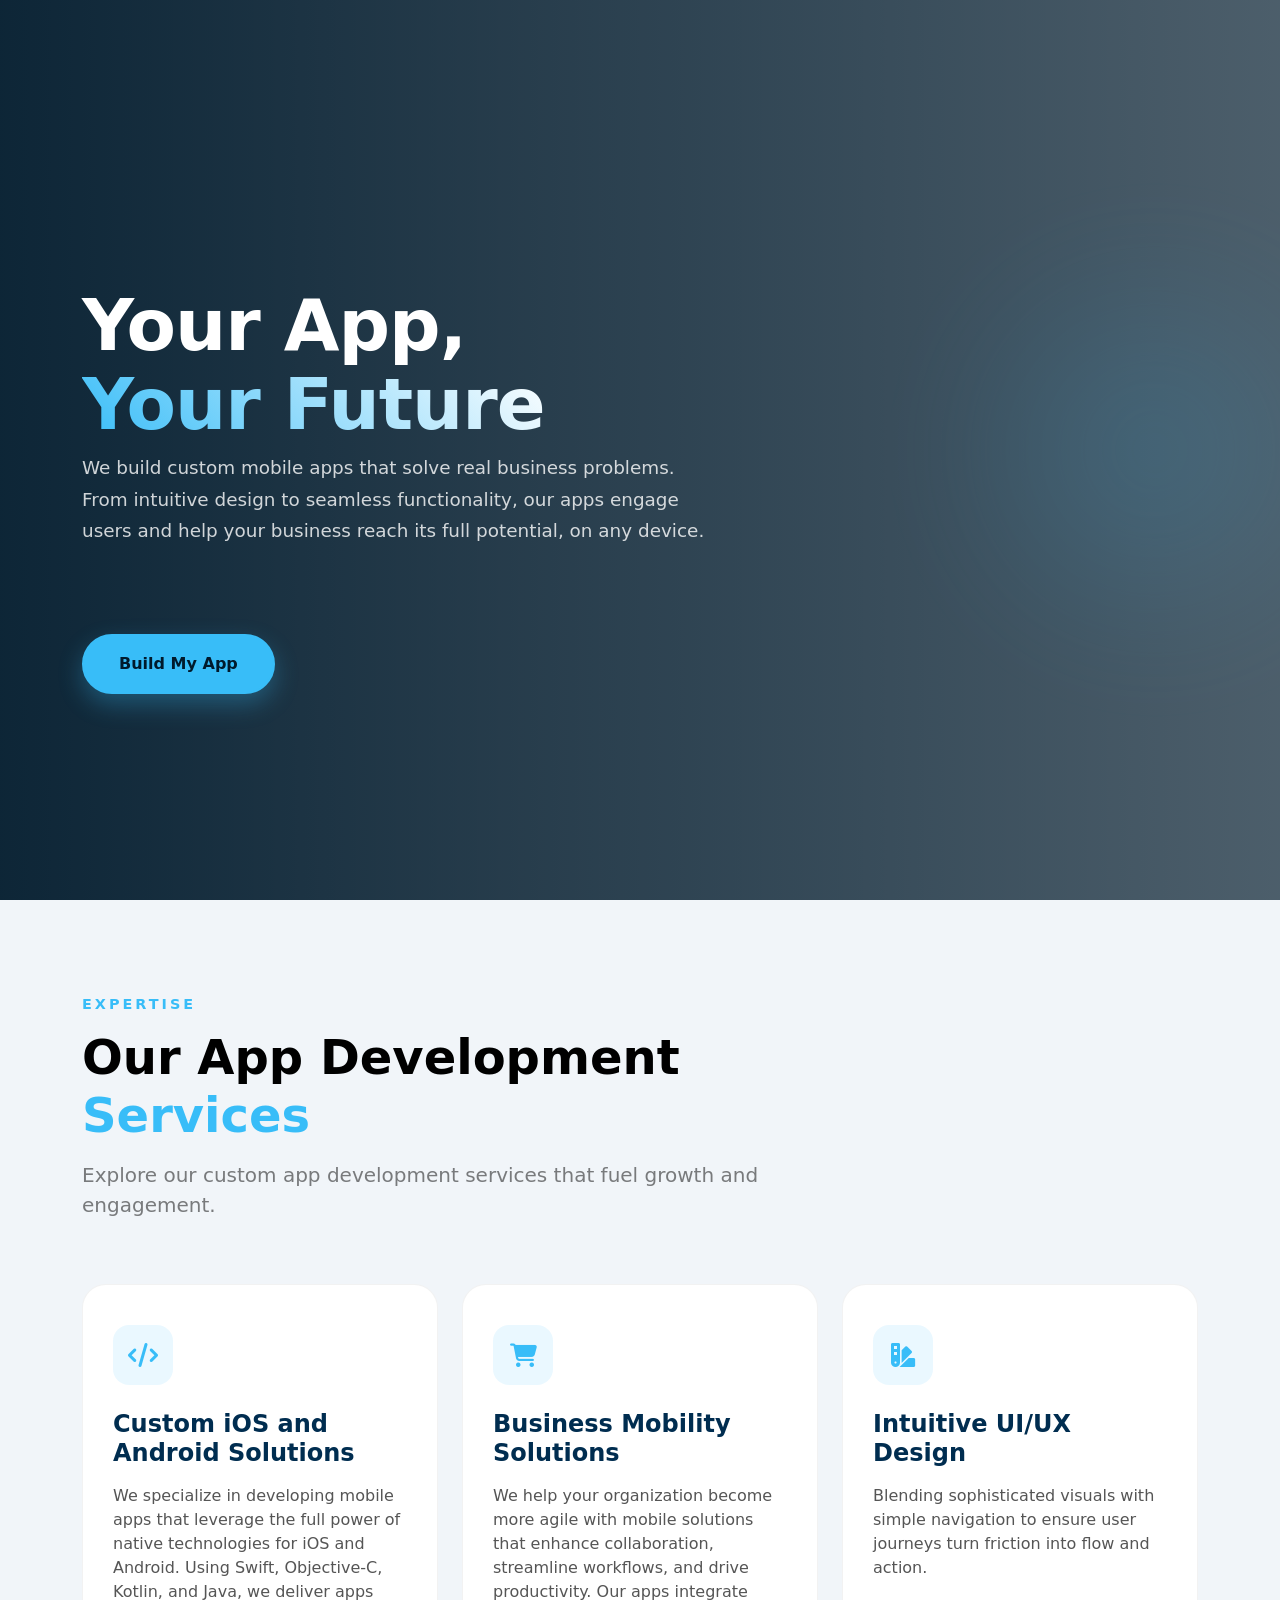
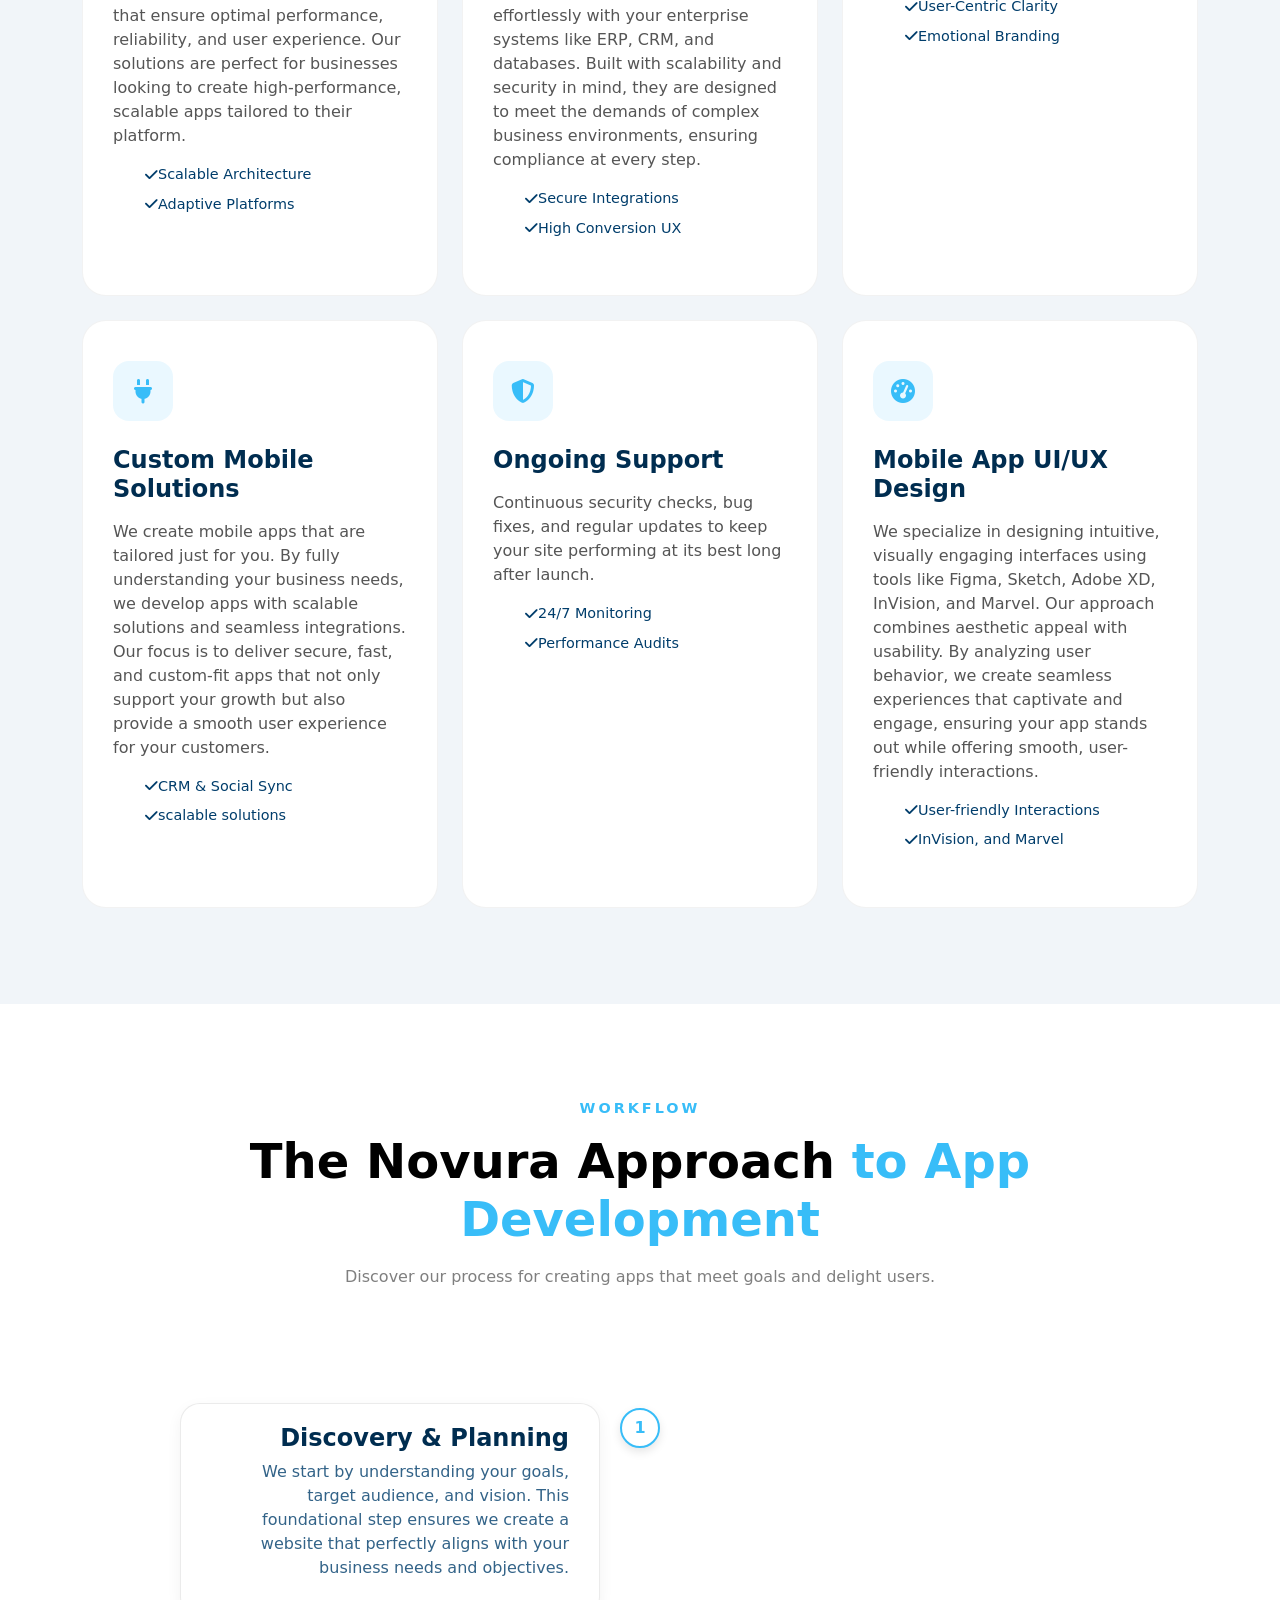
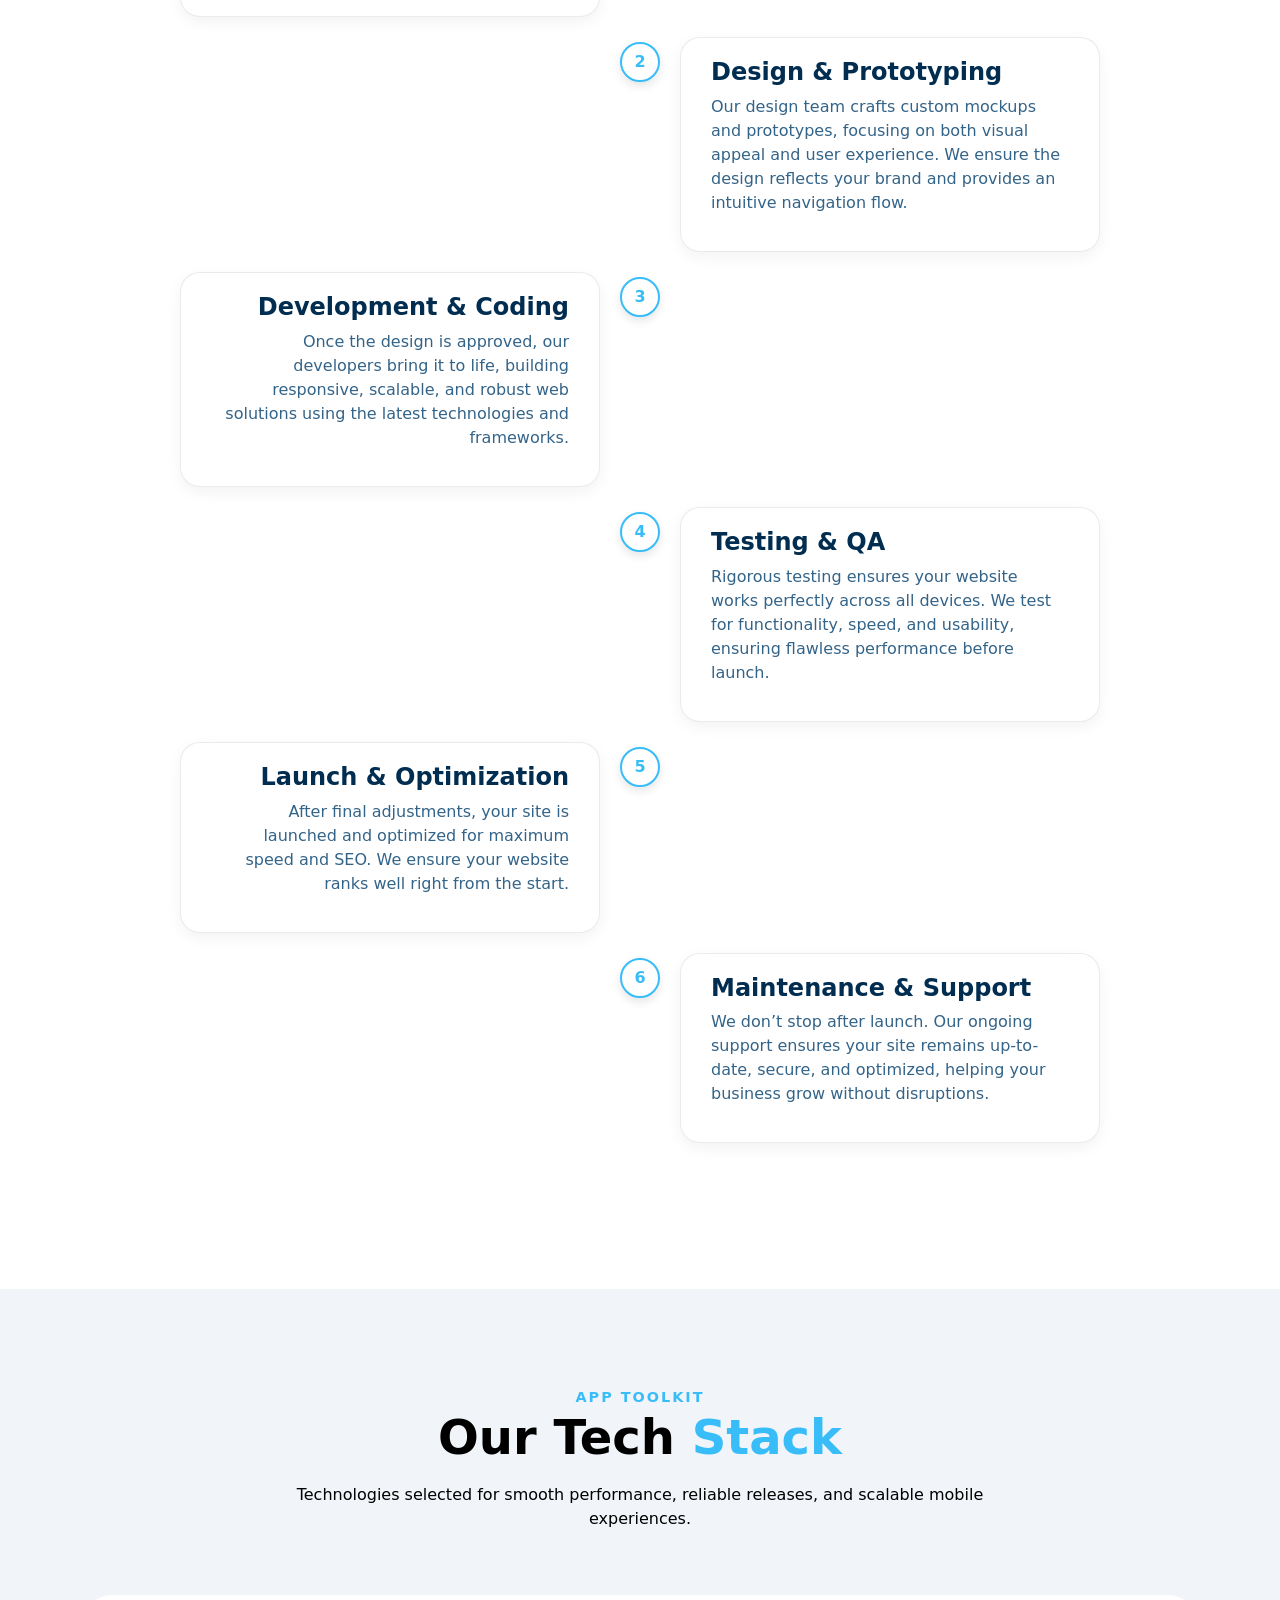
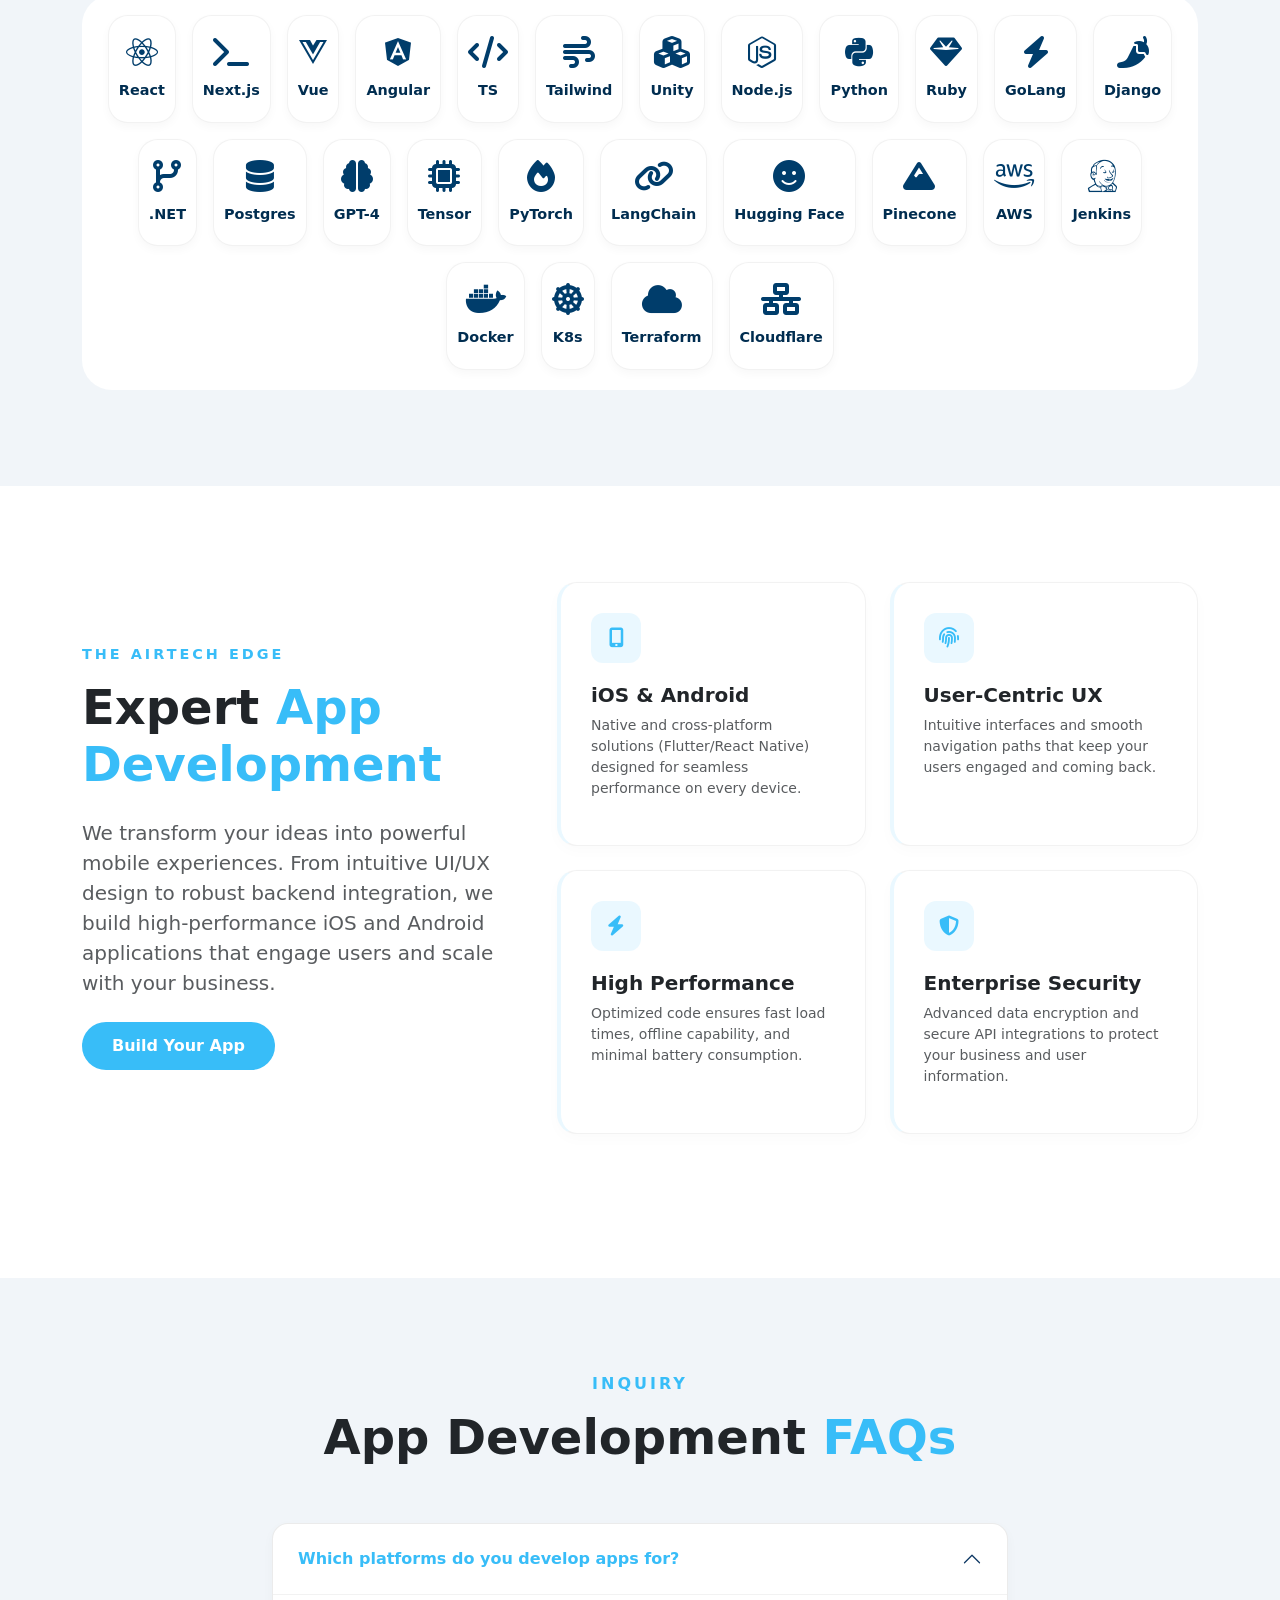
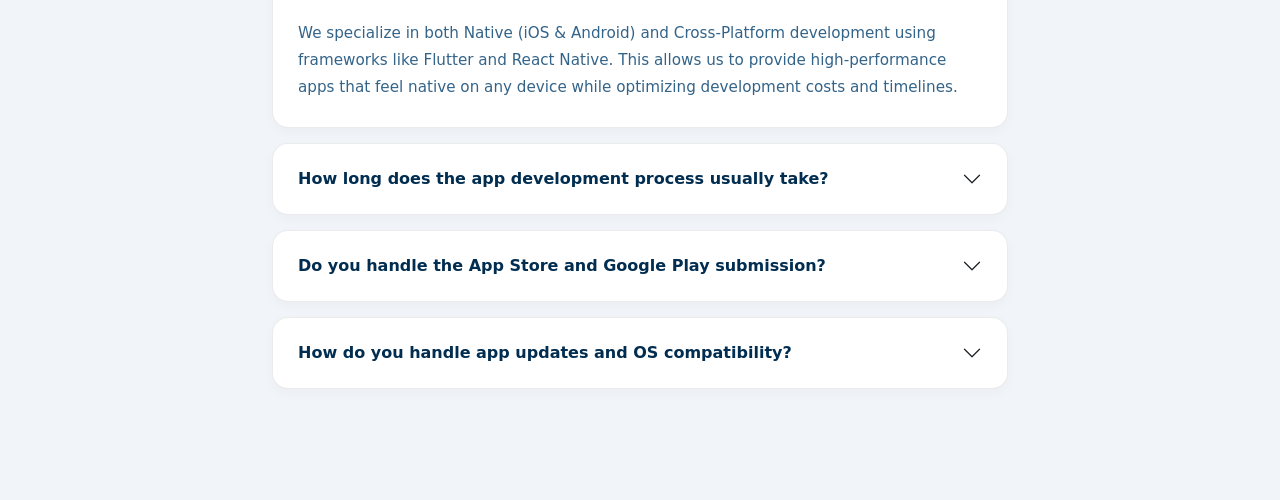
<file: app.html>
<!doctype html>
<html lang="en">
  <head>
    <meta charset="UTF-8" />
    <meta name="viewport" content="width=device-width, initial-scale=1.0" />
    <title>Hire talent | Novura</title>
    <link
      href="https://cdn.jsdelivr.net/npm/bootstrap@5.3.0/dist/css/bootstrap.min.css"
      rel="stylesheet"
    />
    <link
      href="https://fonts.googleapis.com/css2?family=Inter:wght@400;600;800&display=swap"
      rel="stylesheet"
    />
    <link
      rel="stylesheet"
      href="https://cdnjs.cloudflare.com/ajax/libs/font-awesome/6.5.1/css/all.min.css"
    />

    <link rel="stylesheet" href="styles/index.css" />
    <link rel="stylesheet" href="styles/web.css" />
    <link rel="stylesheet" href="styles/app.css" />
  </head>
  <body>
    <!-- hero section of app page   -->
    <section class="hero-section">
      <div class="container">
        <div class="row align-items-center">
          <div class="col-lg-7">
            <h1 class="hero-title wow slideInLeft">
              Your App, <span class="text-gradient">Your Future</span>
            </h1>

            <p class="hero-lead wow fadeUp">
              We build custom mobile apps that solve real business problems.
              From intuitive design to seamless functionality, our apps engage
              users and help your business reach its full potential, on any
              device.
            </p>
            <div
              class="hero-btns d-inline-flex flex-wrap align-items-center mt-5"
            >
              <a href="#kyc" class="btn-talk-premium me-3"> Build My App </a>
            </div>
          </div>
          <div class="col-lg-5 d-none d-lg-block">
            <div class="hero-abstract-shape"></div>
          </div>
        </div>
      </div>
    </section>
    <!-- second section of app page   -->
    <section
      class="wd-services-section py-5 wow headShake"
      style="background-color: #f1f5f9">
      <div class="container py-lg-5">
        <div class="row mb-5" data-aos="fade-up">
          <div class="col-lg-8">
            <h6
              class="text-primary-accent text-uppercase fw-bold mb-3 wow slideInLeft"
              style="letter-spacing: 3px"
            >
              Expertise
            </h6>
            <h2 class="display-5 text-black fw-bold wow slideInLeft">
              Our App Development <span class="text-highlight">Services</span>
            </h2>
            <p class="text-black-50 fs-5 mt-3 wow fadeUp">
              Explore our custom app development services that fuel growth and
              engagement.
            </p>
          </div>
        </div>

        <div class="row g-4">
          <div
            class="col-lg-4 col-md-6"
            data-aos="fade-up"
            data-aos-delay="100"
          >
            <div class="wd-service-card">
              <div class="wd-icon-wrapper">
                <i class="fas fa-code"></i>
              </div>
              <h4 class="text-black fw-bold mb-3 wow slideInLeft">
                Custom iOS and Android Solutions
              </h4>
              <p class="text-black-50 wow fadeUp">
                We specialize in developing mobile apps that leverage the full
                power of native technologies for iOS and Android. Using Swift,
                Objective-C, Kotlin, and Java, we deliver apps that ensure
                optimal performance, reliability, and user experience. Our
                solutions are perfect for businesses looking to create
                high-performance, scalable apps tailored to their platform.
              </p>
              <ul class="wd-feature-list wow fadeUp">
                <li><i class="fas fa-check"></i> Scalable Architecture</li>
                <li><i class="fas fa-check"></i> Adaptive Platforms</li>
              </ul>
            </div>
          </div>

          <div
            class="col-lg-4 col-md-6"
            data-aos="fade-up"
            data-aos-delay="200"
          >
            <div class="wd-service-card">
              <div class="wd-icon-wrapper">
                <i class="fas fa-shopping-cart"></i>
              </div>
              <h4 class="text-black fw-bold mb-3 wow slideInLeft">
                Business Mobility Solutions
              </h4>
              <p class="text-black-50 wow fadeUp">
                We help your organization become more agile with mobile
                solutions that enhance collaboration, streamline workflows, and
                drive productivity. Our apps integrate effortlessly with your
                enterprise systems like ERP, CRM, and databases. Built with
                scalability and security in mind, they are designed to meet the
                demands of complex business environments, ensuring compliance at
                every step.
              </p>
              <ul class="wd-feature-list wow fadeUp">
                <li><i class="fas fa-check"></i> Secure Integrations</li>
                <li><i class="fas fa-check"></i> High Conversion UX</li>
              </ul>
            </div>
          </div>

          <div
            class="col-lg-4 col-md-6"
            data-aos="fade-up"
            data-aos-delay="300"
          >
            <div class="wd-service-card">
              <div class="wd-icon-wrapper">
                <i class="fas fa-swatchbook"></i>
              </div>
              <h4 class="text-black fw-bold mb-3 wow slideInLeft">
                Intuitive UI/UX Design
              </h4>
              <p class="text-black-50 wow fadeUp">
                Blending sophisticated visuals with simple navigation to ensure
                user journeys turn friction into flow and action.
              </p>
              <ul class="wd-feature-list wow fadeUp">
                <li><i class="fas fa-check"></i> User-Centric Clarity</li>
                <li><i class="fas fa-check"></i> Emotional Branding</li>
              </ul>
            </div>
          </div>

          <div
            class="col-lg-4 col-md-6"
            data-aos="fade-up"
            data-aos-delay="400"
          >
            <div class="wd-service-card">
              <div class="wd-icon-wrapper">
                <i class="fas fa-plug"></i>
              </div>
              <h4 class="text-black fw-bold mb-3 wow slideInLeft">
                Custom Mobile Solutions
              </h4>
              <p class="text-black-50 wow fadeUp">
                We create mobile apps that are tailored just for you. By fully
                understanding your business needs, we develop apps with scalable
                solutions and seamless integrations. Our focus is to deliver
                secure, fast, and custom-fit apps that not only support your
                growth but also provide a smooth user experience for your
                customers.
              </p>
              <ul class="wd-feature-list wow fadeUp">
                <li><i class="fas fa-check"></i> CRM & Social Sync</li>
                <li><i class="fas fa-check"></i> scalable solutions</li>
              </ul>
            </div>
          </div>

          <div
            class="col-lg-4 col-md-6"
            data-aos="fade-up"
            data-aos-delay="500"
          >
            <div class="wd-service-card">
              <div class="wd-icon-wrapper">
                <i class="fas fa-shield-alt"></i>
              </div>
              <h4 class="text-black fw-bold mb-3 wow slideInLeft">
                Ongoing Support
              </h4>
              <p class="text-black-50 wow fadeUp">
                Continuous security checks, bug fixes, and regular updates to
                keep your site performing at its best long after launch.
              </p>
              <ul class="wd-feature-list wow faeUp">
                <li><i class="fas fa-check"></i> 24/7 Monitoring</li>
                <li><i class="fas fa-check"></i> Performance Audits</li>
              </ul>
            </div>
          </div>

          <div
            class="col-lg-4 col-md-6"
            data-aos="fade-up"
            data-aos-delay="600"
          >
            <div class="wd-service-card">
              <div class="wd-icon-wrapper">
                <i class="fas fa-tachometer-alt"></i>
              </div>
              <h4 class="text-black fw-bold mb-3 wow slideInLeft">
                Mobile App UI/UX Design
              </h4>
              <p class="text-black-50 wow fadeUp">
                We specialize in designing intuitive, visually engaging
                interfaces using tools like Figma, Sketch, Adobe XD, InVision,
                and Marvel. Our approach combines aesthetic appeal with
                usability. By analyzing user behavior, we create seamless
                experiences that captivate and engage, ensuring your app stands
                out while offering smooth, user-friendly interactions.
              </p>
              <ul class="wd-feature-list wow fadeUp">
                <li><i class="fas fa-check"></i> User-friendly Interactions</li>
                <li><i class="fas fa-check"></i> InVision, and Marvel</li>
              </ul>
            </div>
          </div>
        </div>
      </div>
    </section>
    <!-- third section of app page   -->
    <section class="at-process-section py-5" style="background-color: #fff">
      <div class="container py-lg-5 wow bounce">
        <div class="row mb-5 text-center" data-aos="fade-up">
          <div class="col-12">
            <h6
              class="text-primary-accent text-uppercase fw-bold mb-3 wow shakeX"
              style="letter-spacing: 3px"
            >
              Workflow
            </h6>
            <h2 class="display-5 text-black fw-bold wow bounceInRight">
              The Novura Approach
              <span class="text-highlight">to App Development</span>
            </h2>
            <p
              class="text-black-50 mx-auto mt-3 wow fadeUp"
              style="max-width: 650px"
            >
              Discover our process for creating apps that meet goals and delight
              users.
            </p>
          </div>
        </div>

        <div class="at-process-timeline">
          <div class="at-process-item" data-aos="fade-right">
            <div class="at-process-dot">1</div>
            <div class="at-process-content">
              <h4 class="text-black fw-bold wow slideInLeft">
                Discovery & Planning
              </h4>
              <p class="text-black-50 wow fadeInUp">
                We start by understanding your goals, target audience, and
                vision. This foundational step ensures we create a website that
                perfectly aligns with your business needs and objectives.
              </p>
            </div>
          </div>

          <div class="at-process-item" data-aos="fade-left">
            <div class="at-process-dot">2</div>
            <div class="at-process-content">
              <h4 class="text-black fw-bold wow slideInLeft">
                Design & Prototyping
              </h4>
              <p class="text-black-50 wow fadeInUp">
                Our design team crafts custom mockups and prototypes, focusing
                on both visual appeal and user experience. We ensure the design
                reflects your brand and provides an intuitive navigation flow.
              </p>
            </div>
          </div>

          <div class="at-process-item" data-aos="fade-right">
            <div class="at-process-dot">3</div>
            <div class="at-process-content">
              <h4 class="text-black fw-bold wow slideInLeft">
                Development & Coding
              </h4>
              <p class="text-black-50 wow fadeInUp">
                Once the design is approved, our developers bring it to life,
                building responsive, scalable, and robust web solutions using
                the latest technologies and frameworks.
              </p>
            </div>
          </div>

          <div class="at-process-item" data-aos="fade-left">
            <div class="at-process-dot">4</div>
            <div class="at-process-content">
              <h4 class="text-black fw-bold wow slideInLeft">Testing & QA</h4>
              <p class="text-black-50 wow fadeInUp">
                Rigorous testing ensures your website works perfectly across all
                devices. We test for functionality, speed, and usability,
                ensuring flawless performance before launch.
              </p>
            </div>
          </div>

          <div class="at-process-item" data-aos="fade-right">
            <div class="at-process-dot">5</div>
            <div class="at-process-content">
              <h4 class="text-black fw-bold wow slideInLeft">
                Launch & Optimization
              </h4>
              <p class="text-black-50 wow fadeInUp">
                After final adjustments, your site is launched and optimized for
                maximum speed and SEO. We ensure your website ranks well right
                from the start.
              </p>
            </div>
          </div>

          <div class="at-process-item" data-aos="fade-left">
            <div class="at-process-dot">6</div>
            <div class="at-process-content">
              <h4 class="text-black fw-bold wow slideInLeft">
                Maintenance & Support
              </h4>
              <p class="text-black-50 wow fadeInUp">
                We don’t stop after launch. Our ongoing support ensures your
                site remains up-to-date, secure, and optimized, helping your
                business grow without disruptions.
              </p>
            </div>
          </div>
        </div>
      </div>
    </section>
    <!--fourth section of app page  -->
    <section
      class="at-stack-section py-5 wow tada"
      style="background-color: #f1f5f9"
    >
      <div class="container py-lg-5">
        <div class="row mb-5 text-center" data-aos="fade-up">
          <div class="col-lg-8 mx-auto">
            <span
              class="text-primary-accent text-uppercase fw-bold mb-3 wow slideInLeft"
              >APP TOOLKIT</span
            >
            <h2 class="display-5 text-black fw-bold">
              Our Tech<span class="text-highlight"> Stack</span>
            </h2>

            <p class="text-black mt-3 wow fadeUp">
              Technologies selected for smooth performance, reliable releases,
              and scalable mobile experiences.
            </p>
          </div>
        </div>

        <div class="row justify-content-center">
          <div class="col-lg-12">
            <div class="at-stack-main-container">
              <div
                class="at-stack-grid d-flex flex-wrap justify-content-center gap-3"
              >
                <div class="at-stack-item">
                  <i class="fab fa-react"></i><span>React</span>
                </div>
                <div class="at-stack-item">
                  <i class="fas fa-terminal"></i><span>Next.js</span>
                </div>
                <div class="at-stack-item">
                  <i class="fab fa-vuejs"></i><span>Vue</span>
                </div>
                <div class="at-stack-item">
                  <i class="fab fa-angular"></i><span>Angular</span>
                </div>
                <div class="at-stack-item">
                  <i class="fas fa-code"></i><span>TS</span>
                </div>
                <div class="at-stack-item">
                  <i class="fas fa-wind"></i><span>Tailwind</span>
                </div>
                <div class="at-stack-item">
                  <i class="fas fa-cubes"></i><span>Unity</span>
                </div>

                <div class="at-stack-item">
                  <i class="fab fa-node-js"></i><span>Node.js</span>
                </div>
                <div class="at-stack-item">
                  <i class="fab fa-python"></i><span>Python</span>
                </div>
                <div class="at-stack-item">
                  <i class="fas fa-gem"></i><span>Ruby</span>
                </div>
                <div class="at-stack-item">
                  <i class="fas fa-bolt"></i><span>GoLang</span>
                </div>
                <div class="at-stack-item">
                  <i class="fas fa-pepper-hot"></i><span>Django</span>
                </div>
                <div class="at-stack-item">
                  <i class="fas fa-code-branch"></i><span>.NET</span>
                </div>
                <div class="at-stack-item">
                  <i class="fas fa-database"></i><span>Postgres</span>
                </div>

                <div class="at-stack-item">
                  <i class="fas fa-brain"></i><span>GPT-4</span>
                </div>
                <div class="at-stack-item">
                  <i class="fas fa-microchip"></i><span>Tensor</span>
                </div>
                <div class="at-stack-item">
                  <i class="fas fa-fire"></i><span>PyTorch</span>
                </div>
                <div class="at-stack-item">
                  <i class="fas fa-link"></i><span>LangChain</span>
                </div>
                <div class="at-stack-item">
                  <i class="fas fa-smile"></i><span>Hugging Face</span>
                </div>
                <div class="at-stack-item">
                  <i class="fas fa-mountain"></i><span>Pinecone</span>
                </div>

                <div class="at-stack-item">
                  <i class="fab fa-aws"></i><span>AWS</span>
                </div>
                <div class="at-stack-item">
                  <i class="fab fa-jenkins"></i><span>Jenkins</span>
                </div>
                <div class="at-stack-item">
                  <i class="fab fa-docker"></i><span>Docker</span>
                </div>
                <div class="at-stack-item">
                  <i class="fas fa-dharmachakra"></i><span>K8s</span>
                </div>
                <div class="at-stack-item">
                  <i class="fas fa-cloud"></i><span>Terraform</span>
                </div>
                <div class="at-stack-item">
                  <i class="fas fa-network-wired"></i><span>Cloudflare</span>
                </div>
              </div>
            </div>
          </div>
        </div>
      </div>
    </section>
    <!--fifth section of app page  -->
    <section
      class="at-edge-section py-5 wow tada"
      style="background-color: #fff"
    >
      <div class="container py-lg-5">
        <div class="row align-items-center mb-5">
          <div class="col-lg-5" data-aos="fade-up">
            <h6
              class="text-primary-accent text-uppercase fw-bold mb-3 wow slideInLeft"
              style="letter-spacing: 3px; color: var(--primary)"
            >
              The AirTech Edge
            </h6>
            <h2 class="display-5 text-dark fw-bold wow slideInLeft">
              Expert <span class="text-highlight">App Development</span>
            </h2>
            <p class="text-muted fs-5 mt-4 wow fadeUp">
              We transform your ideas into powerful mobile experiences. From
              intuitive UI/UX design to robust backend integration, we build
              high-performance iOS and Android applications that engage users
              and scale with your business.
            </p>
            <div class="mt-4">
              <a href="contact.html" class="at-edge-btn">Build Your App</a>
            </div>
          </div>

          <div class="col-lg-7 mt-5 mt-lg-0">
            <div class="row g-4">
              <div class="col-md-6" data-aos="zoom-in" data-aos-delay="100">
                <div class="at-edge-box">
                  <div class="at-edge-icon">
                    <i class="fas fa-mobile-alt"></i>
                  </div>
                  <h5 class="text-dark fw-bold wow slideInLeft">
                    iOS & Android
                  </h5>
                  <p class="small text-muted wow fadeUp">
                    Native and cross-platform solutions (Flutter/React Native)
                    designed for seamless performance on every device.
                  </p>
                </div>
              </div>
              <div class="col-md-6" data-aos="zoom-in" data-aos-delay="200">
                <div class="at-edge-box">
                  <div class="at-edge-icon">
                    <i class="fas fa-fingerprint"></i>
                  </div>
                  <h5 class="text-dark fw-bold wow slideInLeft">
                    User-Centric UX
                  </h5>
                  <p class="small text-muted wow fadeUp">
                    Intuitive interfaces and smooth navigation paths that keep
                    your users engaged and coming back.
                  </p>
                </div>
              </div>
              <div class="col-md-6" data-aos="zoom-in" data-aos-delay="300">
                <div class="at-edge-box">
                  <div class="at-edge-icon">
                    <i class="fas fa-bolt"></i>
                  </div>
                  <h5 class="text-dark fw-bold slideInLeft">
                    High Performance
                  </h5>
                  <p class="small text-muted wow fadeUp">
                    Optimized code ensures fast load times, offline capability,
                    and minimal battery consumption.
                  </p>
                </div>
              </div>
              <div class="col-md-6" data-aos="zoom-in" data-aos-delay="400">
                <div class="at-edge-box">
                  <div class="at-edge-icon">
                    <i class="fas fa-shield-alt"></i>
                  </div>
                  <h5 class="text-dark fw-bold wow slideInLeft">
                    Enterprise Security
                  </h5>
                  <p class="small text-muted wow fadeUp">
                    Advanced data encryption and secure API integrations to
                    protect your business and user information.
                  </p>
                </div>
              </div>
            </div>
          </div>
        </div>
      </div>
    </section>
    <!--sixth section of app page  -->
    <section
      class="at-faq-section py-5 wow tada"
      style="background-color: #f1f5f9" >
      <div class="container py-lg-5">
        <div class="row mb-5 text-center" data-aos="fade-up">
          <div class="col-12">
            <h6
              class="fw-bold text-uppercase mb-3 wow slideInLeft"
              style="letter-spacing: 3px; color: var(--primary)"
            >
              Inquiry
            </h6>
            <h2 class="display-5 text-dark fw-bold wow bounce">
              App Development <span style="color: var(--primary)">FAQs</span>
            </h2>
          </div>
        </div>

        <div class="row justify-content-center">
          <div class="col-lg-10 col-xl-8">
            <div class="accordion at-faq-accordion" id="airTechFAQ">
              <div class="accordion-item at-faq-item" data-aos="fade-up">
                <h2 class="accordion-header">
                  <button
                    class="accordion-button at-faq-btn"
                    type="button"
                    data-bs-toggle="collapse"
                    data-bs-target="#faq1"
                  >
                    Which platforms do you develop apps for?
                  </button>
                </h2>
                <div
                  id="faq1"
                  class="accordion-collapse collapse show"
                  data-bs-parent="#airTechFAQ"
                >
                  <div class="accordion-body at-faq-body">
                    We specialize in both Native (iOS & Android) and
                    Cross-Platform development using frameworks like Flutter and
                    React Native. This allows us to provide high-performance
                    apps that feel native on any device while optimizing
                    development costs and timelines.
                  </div>
                </div>
              </div>

              <div
                class="accordion-item at-faq-item"
                data-aos="fade-up"
                data-aos-delay="100"
              >
                <h2 class="accordion-header">
                  <button
                    class="accordion-button at-faq-btn collapsed"
                    type="button"
                    data-bs-toggle="collapse"
                    data-bs-target="#faq2"
                  >
                    How long does the app development process usually take?
                  </button>
                </h2>
                <div
                  id="faq2"
                  class="accordion-collapse collapse"
                  data-bs-parent="#airTechFAQ"
                >
                  <div class="accordion-body at-faq-body">
                    A typical mobile app project spans 12-20 weeks depending on
                    complexity. This includes discovery, UI/UX design,
                    development, rigorous QA testing, and finally, the
                    submission process to the Apple App Store and Google Play
                    Store.
                  </div>
                </div>
              </div>

              <div
                class="accordion-item at-faq-item"
                data-aos="fade-up"
                data-aos-delay="200"
              >
                <h2 class="accordion-header">
                  <button
                    class="accordion-button at-faq-btn collapsed"
                    type="button"
                    data-bs-toggle="collapse"
                    data-bs-target="#faq3"
                  >
                    Do you handle the App Store and Google Play submission?
                  </button>
                </h2>
                <div
                  id="faq3"
                  class="accordion-collapse collapse"
                  data-bs-parent="#airTechFAQ"
                >
                  <div class="accordion-body at-faq-body">
                    Yes, we handle the entire release process. This includes
                    preparing store listings, setting up developer accounts,
                    configuring metadata, and navigating the review guidelines
                    to ensure your app is approved and goes live successfully.
                  </div>
                </div>
              </div>

              <div
                class="accordion-item at-faq-item"
                data-aos="fade-up"
                data-aos-delay="300"
              >
                <h2 class="accordion-header">
                  <button
                    class="accordion-button at-faq-btn collapsed"
                    type="button"
                    data-bs-toggle="collapse"
                    data-bs-target="#faq4"
                  >
                    How do you handle app updates and OS compatibility?
                  </button>
                </h2>
                <div
                  id="faq4"
                  class="accordion-collapse collapse"
                  data-bs-parent="#airTechFAQ"
                >
                  <div class="accordion-body at-faq-body">
                    Mobile technology moves fast. We offer ongoing maintenance
                    packages to ensure your app stays compatible with the latest
                    iOS and Android versions, address user feedback, and release
                    new feature updates to keep your users engaged.
                  </div>
                </div>
              </div>
            </div>
          </div>
        </div>
      </div>
    </section>
    <script src="https://cdn.jsdelivr.net/npm/bootstrap@5.3.0/dist/js/bootstrap.bundle.min.js"></script>
  </body>
</html>
</file>
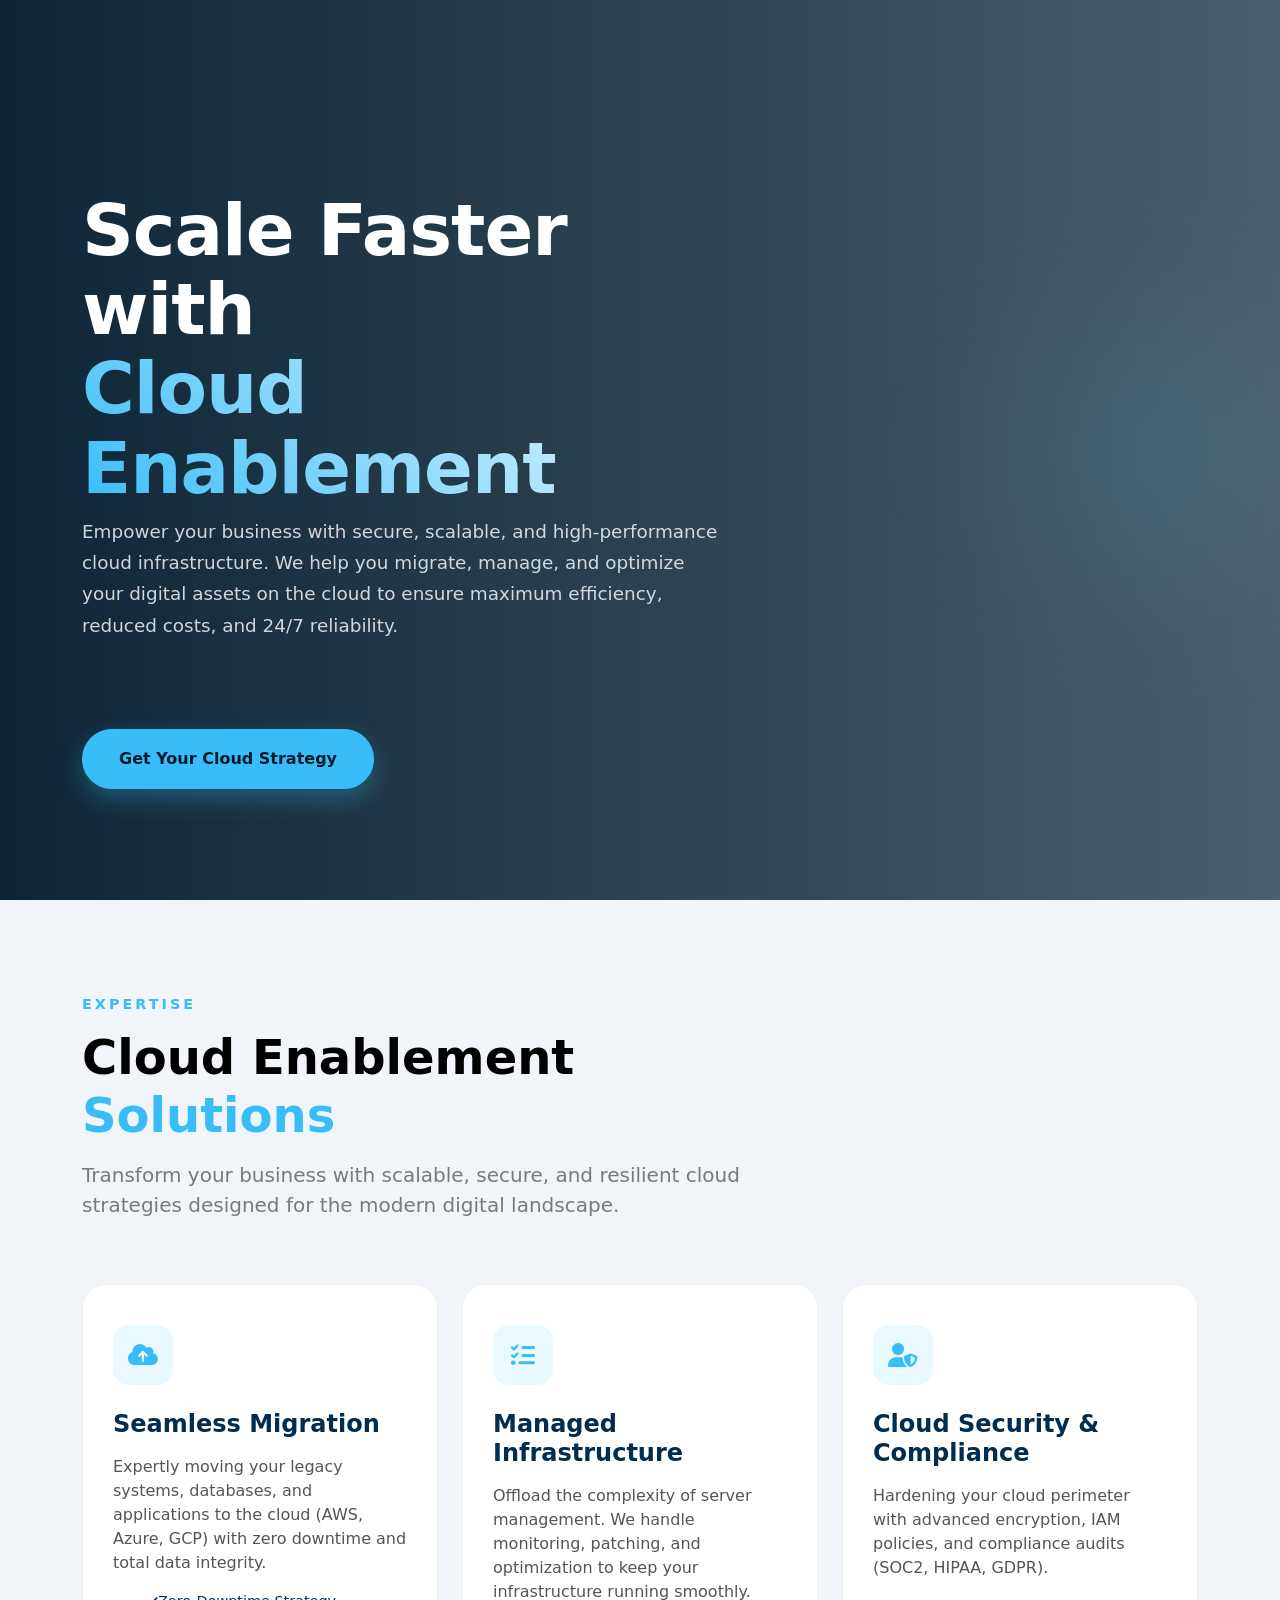
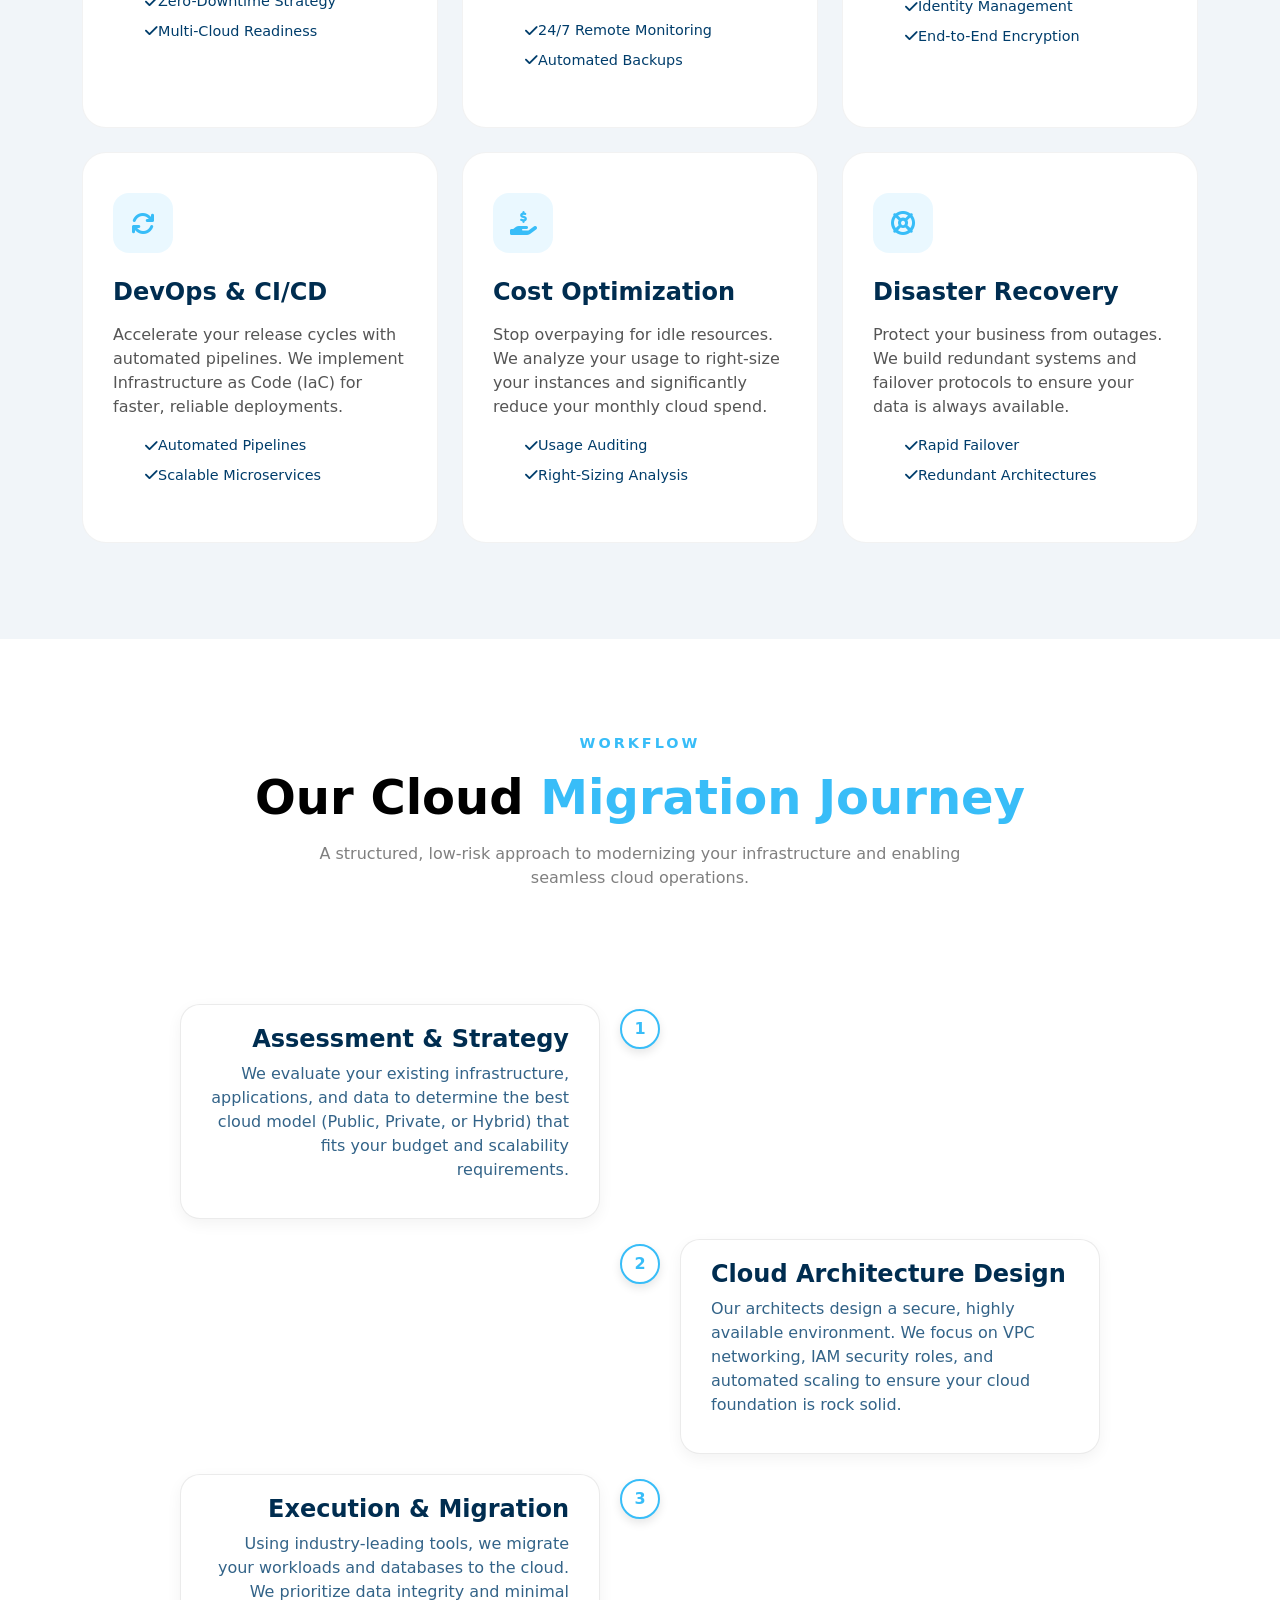
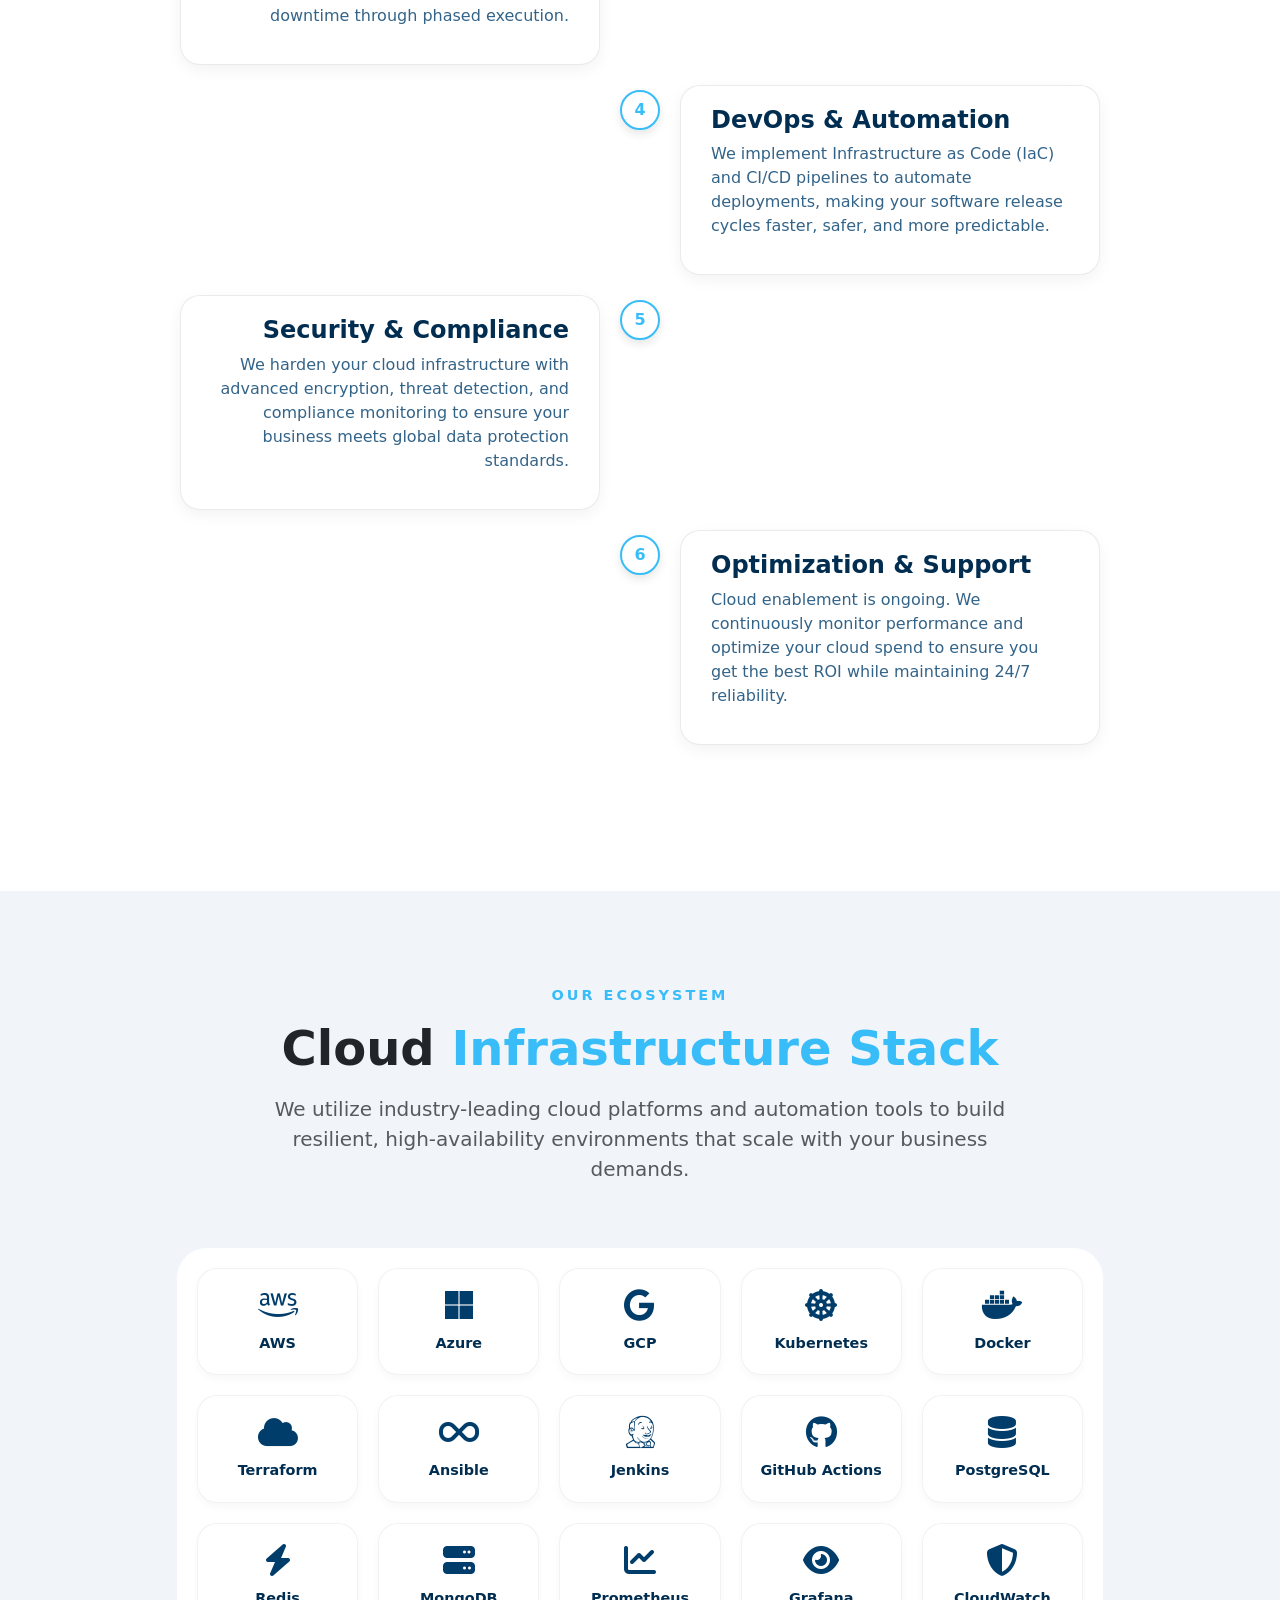
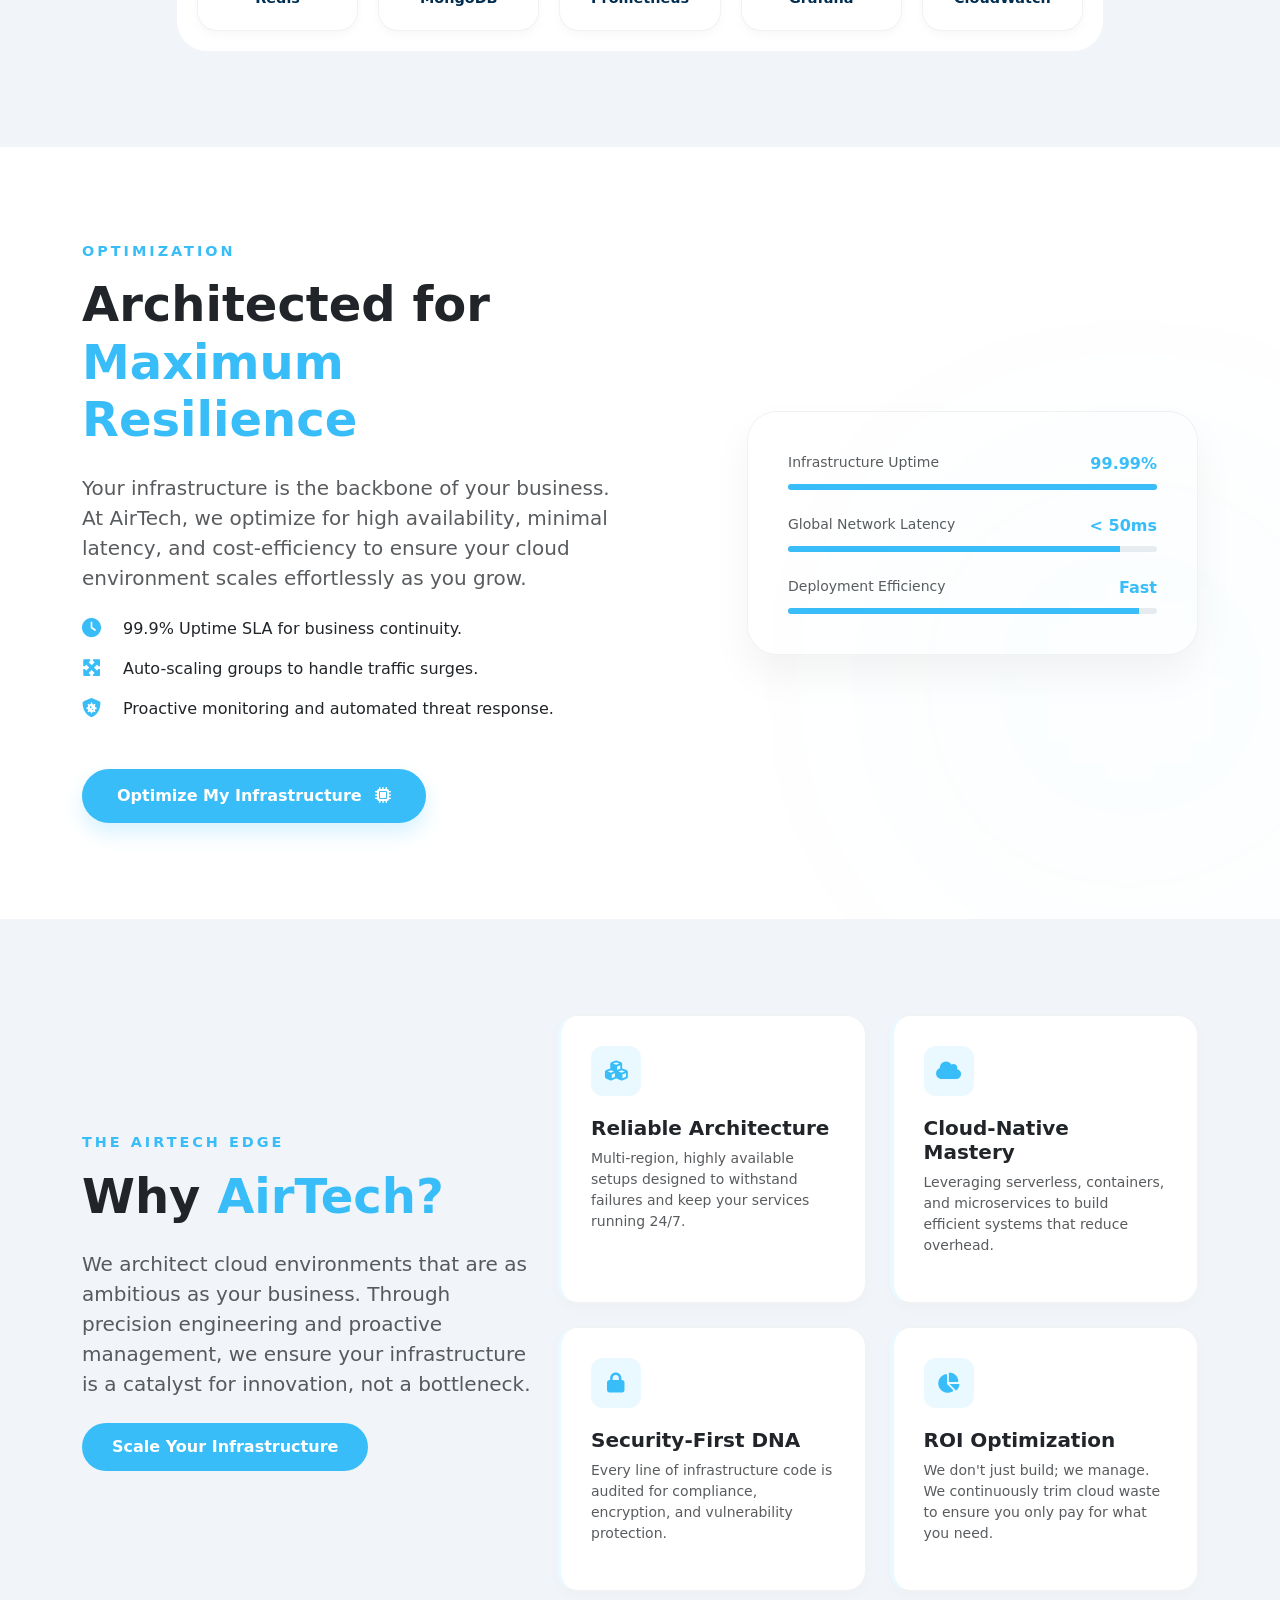
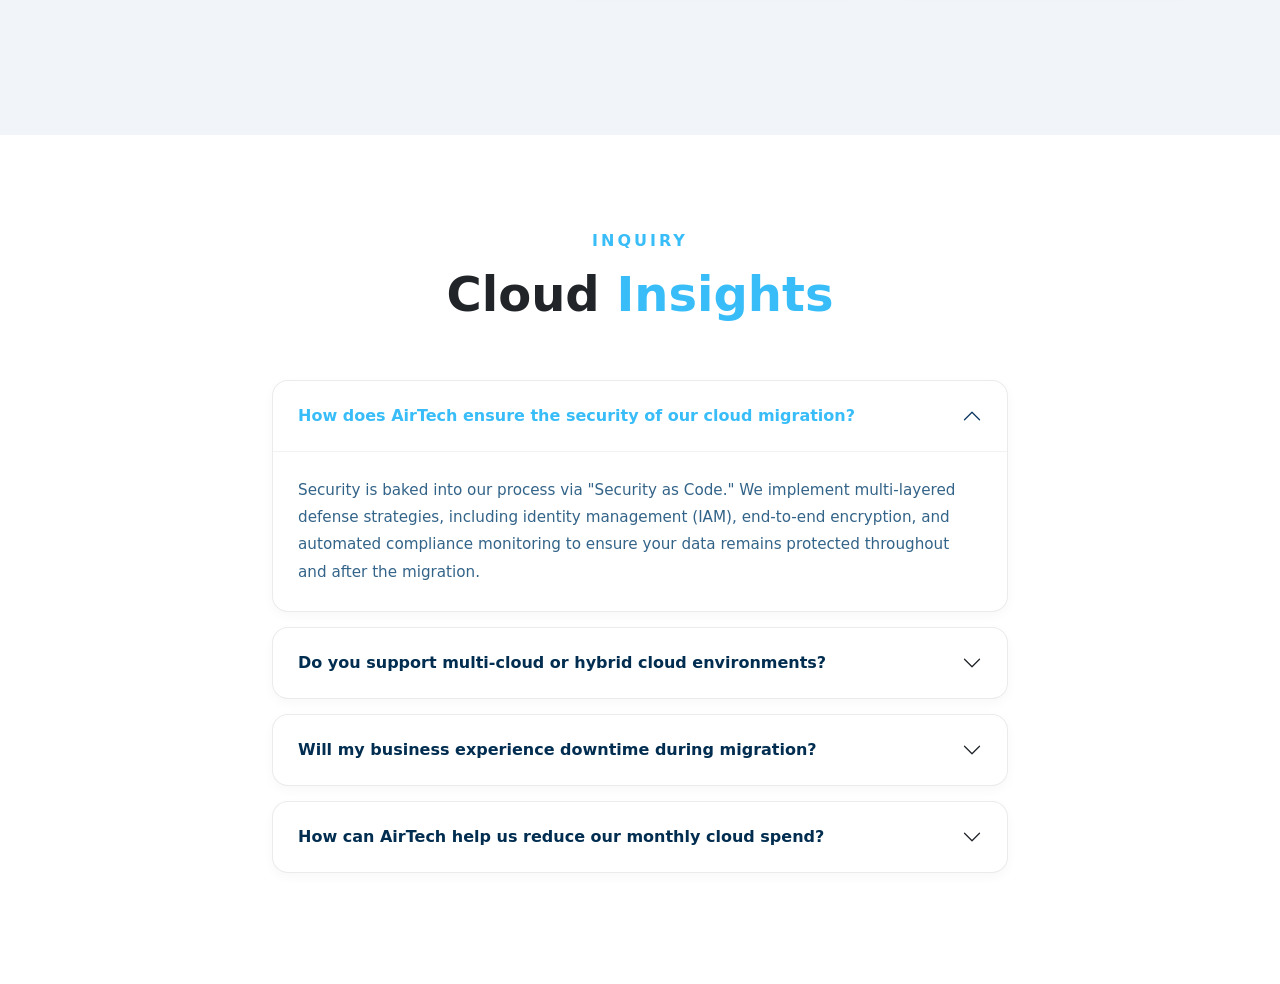
<file: cloud.html>
<!doctype html>
<html lang="en">
  <head>
    <meta charset="UTF-8" />
    <meta name="viewport" content="width=device-width, initial-scale=1.0" />
    <title>Hire talent | Novura</title>
    <link
      href="https://cdn.jsdelivr.net/npm/bootstrap@5.3.0/dist/css/bootstrap.min.css"
      rel="stylesheet"
    />
    <link
      href="https://fonts.googleapis.com/css2?family=Inter:wght@400;600;800&display=swap"
      rel="stylesheet"
    />
    <link
      rel="stylesheet"
      href="https://cdnjs.cloudflare.com/ajax/libs/font-awesome/6.5.1/css/all.min.css"
    />

    <link rel="stylesheet" href="styles/index.css" />
    <link rel="stylesheet" href="styles/web.css" />
    <link rel="stylesheet" href="styles/app.css" />
    <link rel="stylesheet" href="styles/cloud.css" />
  </head>
  <body>
    <!-- hero section of cloud page   -->
    <section class="hero-section">
      <div class="container">
        <div class="row align-items-center">
          <div class="col-lg-7">
            <h1 class="hero-title wow slideInLeft">
              Scale Faster with
              <span class="text-gradient wow fadeIn">Cloud Enablement</span>
            </h1>

            <p class="hero-lead wow fadeUp">
              Empower your business with secure, scalable, and high-performance
              cloud infrastructure. We help you migrate, manage, and optimize
              your digital assets on the cloud to ensure maximum efficiency,
              reduced costs, and 24/7 reliability.
            </p>

            <div
              class="hero-btns d-inline-flex flex-wrap align-items-center mt-5"
            >
              <a href="#kyc" class="btn-talk-premium me-3">
                Get Your Cloud Strategy
              </a>
            </div>
          </div>

          <div class="col-lg-5 d-none d-lg-block">
            <div class="hero-abstract-shape"></div>
          </div>
        </div>
      </div>
    </section>
    <!-- second section of cloud page   -->
    <section
      class="wd-services-section py-5 wow fadeUp"
      style="background-color: #f1f5f9"
    >
      <div class="container py-lg-5">
        <div class="row mb-5" data-aos="fade-up">
          <div class="col-lg-8">
            <h6
              class="text-primary-accent text-uppercase fw-bold mb-3 wow slideInLeft"
              style="letter-spacing: 3px; color: var(--primary)"
            >
              Expertise
            </h6>
            <h2 class="display-5 text-black fw-bold wow slideInLeft">
              Cloud Enablement <span class="text-highlight">Solutions</span>
            </h2>
            <p class="text-black-50 fs-5 mt-3 wow fadeUp">
              Transform your business with scalable, secure, and resilient cloud
              strategies designed for the modern digital landscape.
            </p>
          </div>
        </div>

        <div class="row g-4">
          <div
            class="col-lg-4 col-md-6"
            data-aos="fade-up"
            data-aos-delay="100"
          >
            <div class="wd-service-card">
              <div class="wd-icon-wrapper">
                <i class="fas fa-cloud-upload-alt"></i>
              </div>
              <h4 class="text-white fw-bold mb-3 wow slideInLeft">
                Seamless Migration
              </h4>
              <p class="text-white-50 wow fadeUp">
                Expertly moving your legacy systems, databases, and applications
                to the cloud (AWS, Azure, GCP) with zero downtime and total data
                integrity.
              </p>
              <ul class="wd-feature-list">
                <li><i class="fas fa-check"></i> Zero-Downtime Strategy</li>
                <li><i class="fas fa-check"></i> Multi-Cloud Readiness</li>
              </ul>
            </div>
          </div>

          <div
            class="col-lg-4 col-md-6"
            data-aos="fade-up"
            data-aos-delay="200"
          >
            <div class="wd-service-card">
              <div class="wd-icon-wrapper">
                <i class="fas fa-tasks"></i>
              </div>
              <h4 class="text-white fw-bold mb-3 wow slideInLeft">
                Managed Infrastructure
              </h4>
              <p class="text-white-50 wow fadeUp">
                Offload the complexity of server management. We handle
                monitoring, patching, and optimization to keep your
                infrastructure running smoothly.
              </p>
              <ul class="wd-feature-list">
                <li><i class="fas fa-check"></i> 24/7 Remote Monitoring</li>
                <li><i class="fas fa-check"></i> Automated Backups</li>
              </ul>
            </div>
          </div>

          <div
            class="col-lg-4 col-md-6"
            data-aos="fade-up"
            data-aos-delay="300"
          >
            <div class="wd-service-card">
              <div class="wd-icon-wrapper">
                <i class="fas fa-user-shield"></i>
              </div>
              <h4 class="text-white fw-bold mb-3 wow slideInLeft">
                Cloud Security & Compliance
              </h4>
              <p class="text-white-50 wow fadeUp">
                Hardening your cloud perimeter with advanced encryption, IAM
                policies, and compliance audits (SOC2, HIPAA, GDPR).
              </p>
              <ul class="wd-feature-list">
                <li><i class="fas fa-check"></i> Identity Management</li>
                <li><i class="fas fa-check"></i> End-to-End Encryption</li>
              </ul>
            </div>
          </div>

          <div
            class="col-lg-4 col-md-6"
            data-aos="fade-up"
            data-aos-delay="400"
          >
            <div class="wd-service-card">
              <div class="wd-icon-wrapper">
                <i class="fas fa-sync"></i>
              </div>
              <h4 class="text-white fw-bold mb-3 wow slideInLeft">
                DevOps & CI/CD
              </h4>
              <p class="text-white-50 wow fadeUp">
                Accelerate your release cycles with automated pipelines. We
                implement Infrastructure as Code (IaC) for faster, reliable
                deployments.
              </p>
              <ul class="wd-feature-list">
                <li><i class="fas fa-check"></i> Automated Pipelines</li>
                <li><i class="fas fa-check"></i> Scalable Microservices</li>
              </ul>
            </div>
          </div>

          <div
            class="col-lg-4 col-md-6"
            data-aos="fade-up"
            data-aos-delay="500"
          >
            <div class="wd-service-card">
              <div class="wd-icon-wrapper">
                <i class="fas fa-hand-holding-usd"></i>
              </div>
              <h4 class="text-white fw-bold mb-3 wow slideInLeft">
                Cost Optimization
              </h4>
              <p class="text-white-50 wow fadeUp">
                Stop overpaying for idle resources. We analyze your usage to
                right-size your instances and significantly reduce your monthly
                cloud spend.
              </p>
              <ul class="wd-feature-list">
                <li><i class="fas fa-check"></i> Usage Auditing</li>
                <li><i class="fas fa-check"></i> Right-Sizing Analysis</li>
              </ul>
            </div>
          </div>

          <div
            class="col-lg-4 col-md-6"
            data-aos="fade-up"
            data-aos-delay="600"
          >
            <div class="wd-service-card">
              <div class="wd-icon-wrapper">
                <i class="fas fa-life-ring"></i>
              </div>
              <h4 class="text-white fw-bold mb-3 wow slideInLeft">
                Disaster Recovery
              </h4>
              <p class="text-white-50 wow fadeUp">
                Protect your business from outages. We build redundant systems
                and failover protocols to ensure your data is always available.
              </p>
              <ul class="wd-feature-list">
                <li><i class="fas fa-check"></i> Rapid Failover</li>
                <li><i class="fas fa-check"></i> Redundant Architectures</li>
              </ul>
            </div>
          </div>
        </div>
      </div>
    </section>
    <!-- third  section of cloud page   -->
    <section
      class="at-process-section py-5 wow fadeUp"
      style="background-color: #fff"
    >
      <div class="container py-lg-5">
        <div class="row mb-5 text-center" data-aos="fade-up">
          <div class="col-12">
            <h6
              class="text-primary-accent text-uppercase fw-bold mb-3 wow slideInLeft"
              style="letter-spacing: 3px; color: var(--primary)"
            >
              Workflow
            </h6>
            <h2 class="display-5 text-black fw-bold wow tada">
              Our Cloud <span class="text-highlight">Migration Journey</span>
            </h2>
            <p
              class="text-black-50 mx-auto mt-3 wow fadeUp"
              style="max-width: 650px"
            >
              A structured, low-risk approach to modernizing your infrastructure
              and enabling seamless cloud operations.
            </p>
          </div>
        </div>

        <div class="at-process-timeline">
          <div class="at-process-item" data-aos="fade-right">
            <div class="at-process-dot">1</div>
            <div class="at-process-content">
              <h4 class="text-black fw-bold wow slideInLeft">
                Assessment & Strategy
              </h4>
              <p class="text-black-50 wow fadeUp">
                We evaluate your existing infrastructure, applications, and data
                to determine the best cloud model (Public, Private, or Hybrid)
                that fits your budget and scalability requirements.
              </p>
            </div>
          </div>

          <div class="at-process-item" data-aos="fade-left">
            <div class="at-process-dot">2</div>
            <div class="at-process-content">
              <h4 class="text-black fw-bold wow slideInLeft">
                Cloud Architecture Design
              </h4>
              <p class="text-black-50 wow fadeUp">
                Our architects design a secure, highly available environment. We
                focus on VPC networking, IAM security roles, and automated
                scaling to ensure your cloud foundation is rock solid.
              </p>
            </div>
          </div>

          <div class="at-process-item" data-aos="fade-right">
            <div class="at-process-dot">3</div>
            <div class="at-process-content">
              <h4 class="text-black fw-bold wow slideInLeft">
                Execution & Migration
              </h4>
              <p class="text-black-50 wow fadeUp">
                Using industry-leading tools, we migrate your workloads and
                databases to the cloud. We prioritize data integrity and minimal
                downtime through phased execution.
              </p>
            </div>
          </div>

          <div class="at-process-item" data-aos="fade-left">
            <div class="at-process-dot">4</div>
            <div class="at-process-content">
              <h4 class="text-black fw-bold wow slideInLeft">
                DevOps & Automation
              </h4>
              <p class="text-black-50 wow fadeUp">
                We implement Infrastructure as Code (IaC) and CI/CD pipelines to
                automate deployments, making your software release cycles
                faster, safer, and more predictable.
              </p>
            </div>
          </div>

          <div class="at-process-item" data-aos="fade-right">
            <div class="at-process-dot">5</div>
            <div class="at-process-content">
              <h4 class="text-black fw-bold wow slideInLeft">
                Security & Compliance
              </h4>
              <p class="text-black-50 wow fadeUp">
                We harden your cloud infrastructure with advanced encryption,
                threat detection, and compliance monitoring to ensure your
                business meets global data protection standards.
              </p>
            </div>
          </div>

          <div class="at-process-item" data-aos="fade-left">
            <div class="at-process-dot">6</div>
            <div class="at-process-content">
              <h4 class="text-black fw-bold wow slideInLeft">
                Optimization & Support
              </h4>
              <p class="text-black-50 wow fadeUp">
                Cloud enablement is ongoing. We continuously monitor performance
                and optimize your cloud spend to ensure you get the best ROI
                while maintaining 24/7 reliability.
              </p>
            </div>
          </div>
        </div>
      </div>
    </section>
    <!-- fourth  section of cloud page   -->
    <section
      class="at-stack-section py-5 wow fadeUp"
      style="background-color: #f1f5f9"
    >
      <div class="container py-lg-5">
        <div class="row mb-5 text-center" data-aos="fade-up">
          <div class="col-lg-8 mx-auto">
            <h6
              class="text-primary-accent text-uppercase fw-bold mb-3 wow slideInLeft"
              style="
                color: var(--primary);
                letter-spacing: 3px;
                font-weight: 700;
              "
            >
              Our Ecosystem
            </h6>
            <h2 class="display-5 text-dark fw-bold wow tada">
              Cloud <span class="text-highlight">Infrastructure Stack</span>
            </h2>
            <p class="text-muted fs-5 mt-3 wow fadeUp">
              We utilize industry-leading cloud platforms and automation tools
              to build resilient, high-availability environments that scale with
              your business demands.
            </p>
          </div>
        </div>

        <div class="row justify-content-center">
          <div class="col-lg-10">
            <div class="at-stack-main-container wow fadeUp">
              <div class="at-stack-grid">
                <div class="at-stack-item">
                  <i class="fab fa-aws"></i><span>AWS</span>
                </div>
                <div class="at-stack-item">
                  <i class="fab fa-microsoft"></i><span>Azure</span>
                </div>
                <div class="at-stack-item">
                  <i class="fab fa-google"></i><span>GCP</span>
                </div>
                <div class="at-stack-item">
                  <i class="fas fa-dharmachakra"></i><span>Kubernetes</span>
                </div>
                <div class="at-stack-item">
                  <i class="fab fa-docker"></i><span>Docker</span>
                </div>

                <div class="at-stack-item">
                  <i class="fas fa-cloud"></i><span>Terraform</span>
                </div>
                <div class="at-stack-item">
                  <i class="fas fa-infinity"></i><span>Ansible</span>
                </div>
                <div class="at-stack-item">
                  <i class="fab fa-jenkins"></i><span>Jenkins</span>
                </div>
                <div class="at-stack-item">
                  <i class="fab fa-github"></i><span>GitHub Actions</span>
                </div>

                <div class="at-stack-item">
                  <i class="fas fa-database"></i><span>PostgreSQL</span>
                </div>
                <div class="at-stack-item">
                  <i class="fas fa-bolt"></i><span>Redis</span>
                </div>
                <div class="at-stack-item">
                  <i class="fas fa-server"></i><span>MongoDB</span>
                </div>

                <div class="at-stack-item">
                  <i class="fas fa-chart-line"></i><span>Prometheus</span>
                </div>
                <div class="at-stack-item">
                  <i class="fas fa-eye"></i><span>Grafana</span>
                </div>
                <div class="at-stack-item">
                  <i class="fas fa-shield-alt"></i><span>CloudWatch</span>
                </div>
              </div>
            </div>
          </div>
        </div>
      </div>
    </section>
    <!-- fifth  section of cloud page   -->
    <section
      class="at-perf-section py-5 wow fadeUp"
      style="background-color: #fff; position: relative">
      <div class="at-perf-blur-glow"></div>

      <div class="container py-lg-5">
        <div class="row align-items-center">
          <div class="col-lg-6 mb-5 mb-lg-0" data-aos="fade-right">
            <h6
              class="text-primary-accent text-uppercase fw-bold mb-3 wow slideInLeft"
              style="
                color: var(--primary);
                letter-spacing: 3px;
                font-weight: 700;
              "
            >
              Optimization
            </h6>
            <h2 class="display-5 text-dark fw-bold mb-4 wow tada">
              Architected for <br /><span class="text-highlight"
                >Maximum Resilience</span
              >
            </h2>
            <p class="text-muted fs-5 mb-4 wow fadeUp">
              Your infrastructure is the backbone of your business. At AirTech,
              we optimize for high availability, minimal latency, and
              cost-efficiency to ensure your cloud environment scales
              effortlessly as you grow.
            </p>

            <ul class="at-perf-list list-unstyled mb-5 wow fadeUp">
              <li class="mb-3 d-flex align-items-center">
                <i class="fas fa-clock me-3" style="color: var(--primary)"></i>
                <span class="text-dark"
                  >99.9% Uptime SLA for business continuity.</span
                >
              </li>
              <li class="mb-3 d-flex align-items-center">
                <i
                  class="fas fa-expand-arrows-alt me-3"
                  style="color: var(--primary)"
                ></i>
                <span class="text-dark"
                  >Auto-scaling groups to handle traffic surges.</span
                >
              </li>
              <li class="mb-3 d-flex align-items-center">
                <i
                  class="fas fa-shield-virus me-3"
                  style="color: var(--primary)"
                ></i>
                <span class="text-dark"
                  >Proactive monitoring and automated threat response.</span
                >
              </li>
            </ul>

            <a href="contact.html" class="at-perf-cta-btn">
              Optimize My Infrastructure <i class="fas fa-microchip ms-2"></i>
            </a>
          </div>

          <div class="col-lg-5 offset-lg-1" data-aos="fade-left">
            <div class="at-perf-visual-card">
              <div class="at-perf-stat-item mb-4">
                <div class="d-flex justify-content-between mb-2">
                  <span class="text-muted small">Infrastructure Uptime</span>
                  <span class="fw-bold" style="color: var(--primary)"
                    >99.99%</span
                  >
                </div>
                <div
                  class="progress"
                  style="height: 6px; background-color: #e9ecef"
                >
                  <div
                    class="progress-bar at-perf-bar"
                    style="width: 99.9%; background-color: var(--primary)"
                  ></div>
                </div>
              </div>

              <div class="at-perf-stat-item mb-4">
                <div class="d-flex justify-content-between mb-2">
                  <span class="text-muted small">Global Network Latency</span>
                  <span class="fw-bold" style="color: var(--primary)"
                    >&lt; 50ms</span
                  >
                </div>
                <div
                  class="progress"
                  style="height: 6px; background-color: #e9ecef"
                >
                  <div
                    class="progress-bar at-perf-bar"
                    style="width: 90%; background-color: var(--primary)"
                  ></div>
                </div>
              </div>

              <div class="at-perf-stat-item">
                <div class="d-flex justify-content-between mb-2">
                  <span class="text-muted small">Deployment Efficiency</span>
                  <span class="fw-bold" style="color: var(--primary)"
                    >Fast</span
                  >
                </div>
                <div
                  class="progress"
                  style="height: 6px; background-color: #e9ecef"
                >
                  <div
                    class="progress-bar at-perf-bar"
                    style="width: 95%; background-color: var(--primary)"
                  ></div>
                </div>
              </div>
            </div>
          </div>
        </div>
      </div>
    </section>
    <!-- sixth  section of cloud page   -->
    <section
      class="at-edge-section py-5 wow fadeUp"
      style="background-color: #f1f5f9">
      <div class="container py-lg-5">
        <div class="row align-items-center mb-5">
          <div class="col-lg-5" data-aos="fade-up">
            <h6
              class="text-primary-accent text-uppercase fw-bold mb-3 wow slideInLeft"
              style="letter-spacing: 3px; color: var(--primary)"
            >
              The AirTech Edge
            </h6>
            <h2 class="display-5 text-dark fw-bold wow tada">
              Why <span class="text-highlight">AirTech?</span>
            </h2>
            <p class="text-muted fs-5 mt-4 wow fadeUp">
              We architect cloud environments that are as ambitious as your
              business. Through precision engineering and proactive management,
              we ensure your infrastructure is a catalyst for innovation, not a
              bottleneck.
            </p>
            <div class="mt-4">
              <a href="contact.html" class="at-edge-btn"
                >Scale Your Infrastructure</a
              >
            </div>
          </div>

          <div class="col-lg-7 mt-5 mt-lg-0">
            <div class="row g-4">
              <div class="col-md-6" data-aos="zoom-in" data-aos-delay="100">
                <div class="at-edge-box">
                  <div class="at-edge-icon">
                    <i class="fas fa-cubes"></i>
                  </div>
                  <h5 class="text-dark fw-bold wow slideInLeft">
                    Reliable Architecture
                  </h5>
                  <p class="small text-muted wow fadeUp">
                    Multi-region, highly available setups designed to withstand
                    failures and keep your services running 24/7.
                  </p>
                </div>
              </div>

              <div class="col-md-6" data-aos="zoom-in" data-aos-delay="200">
                <div class="at-edge-box">
                  <div class="at-edge-icon">
                    <i class="fas fa-cloud"></i>
                  </div>
                  <h5 class="text-dark fw-bold wow slideInLeft">
                    Cloud-Native Mastery
                  </h5>
                  <p class="small text-muted wow fadeUp">
                    Leveraging serverless, containers, and microservices to
                    build efficient systems that reduce overhead.
                  </p>
                </div>
              </div>

              <div class="col-md-6" data-aos="zoom-in" data-aos-delay="300">
                <div class="at-edge-box">
                  <div class="at-edge-icon">
                    <i class="fas fa-lock"></i>
                  </div>
                  <h5 class="text-dark fw-bold wow slideInLeft">
                    Security-First DNA
                  </h5>
                  <p class="small text-muted wow fadeUp">
                    Every line of infrastructure code is audited for compliance,
                    encryption, and vulnerability protection.
                  </p>
                </div>
              </div>

              <div class="col-md-6" data-aos="zoom-in" data-aos-delay="400">
                <div class="at-edge-box">
                  <div class="at-edge-icon">
                    <i class="fas fa-chart-pie"></i>
                  </div>
                  <h5 class="text-dark fw-bold wow slideInLeft">
                    ROI Optimization
                  </h5>
                  <p class="small text-muted wow fadeUp">
                    We don't just build; we manage. We continuously trim cloud
                    waste to ensure you only pay for what you need.
                  </p>
                </div>
              </div>
            </div>
          </div>
        </div>
      </div>
    </section>
    <!-- seventh  section of cloud page   -->
    <section
      class="at-faq-section py-5 wow fadeUp"
      style="background-color: #fff">
      <div class="container py-lg-5">
        <div class="row mb-5 text-center" data-aos="fade-up">
          <div class="col-12">
            <h6
              class="fw-bold text-uppercase mb-3 wow slideInLeft"
              style="letter-spacing: 3px; color: var(--primary)"
            >
              Inquiry
            </h6>
            <h2 class="display-5 text-dark fw-bold wow tada">
              Cloud <span style="color: var(--primary)">Insights</span>
            </h2>
          </div>
        </div>

        <div class="row justify-content-center">
          <div class="col-lg-10 col-xl-8">
            <div class="accordion at-faq-accordion" id="airTechFAQ">
              <div class="accordion-item at-faq-item" data-aos="fade-up">
                <h2 class="accordion-header">
                  <button
                    class="accordion-button at-faq-btn"
                    type="button"
                    data-bs-toggle="collapse"
                    data-bs-target="#faq1"
                  >
                    How does AirTech ensure the security of our cloud migration?
                  </button>
                </h2>
                <div
                  id="faq1"
                  class="accordion-collapse collapse show"
                  data-bs-parent="#airTechFAQ"
                >
                  <div class="accordion-body at-faq-body">
                    Security is baked into our process via "Security as Code."
                    We implement multi-layered defense strategies, including
                    identity management (IAM), end-to-end encryption, and
                    automated compliance monitoring to ensure your data remains
                    protected throughout and after the migration.
                  </div>
                </div>
              </div>

              <div
                class="accordion-item at-faq-item"
                data-aos="fade-up"
                data-aos-delay="100"
              >
                <h2 class="accordion-header">
                  <button
                    class="accordion-button at-faq-btn collapsed"
                    type="button"
                    data-bs-toggle="collapse"
                    data-bs-target="#faq2"
                  >
                    Do you support multi-cloud or hybrid cloud environments?
                  </button>
                </h2>
                <div
                  id="faq2"
                  class="accordion-collapse collapse"
                  data-bs-parent="#airTechFAQ"
                >
                  <div class="accordion-body at-faq-body">
                    Yes. Whether you require a Public, Private, or Hybrid cloud
                    setup, we architect solutions that work seamlessly across
                    AWS, Azure, and Google Cloud. This approach prevents vendor
                    lock-in and provides the flexibility to scale resources
                    where they are most cost-effective.
                  </div>
                </div>
              </div>

              <div
                class="accordion-item at-faq-item"
                data-aos="fade-up"
                data-aos-delay="200"
              >
                <h2 class="accordion-header">
                  <button
                    class="accordion-button at-faq-btn collapsed"
                    type="button"
                    data-bs-toggle="collapse"
                    data-bs-target="#faq3"
                  >
                    Will my business experience downtime during migration?
                  </button>
                </h2>
                <div
                  id="faq3"
                  class="accordion-collapse collapse"
                  data-bs-parent="#airTechFAQ"
                >
                  <div class="accordion-body at-faq-body">
                    We prioritize business continuity. By utilizing blue-green
                    deployments and phased migration strategies, we aim for
                    near-zero downtime. We replicate data in real-time and
                    switch traffic only when the new environment is fully
                    validated.
                  </div>
                </div>
              </div>

              <div
                class="accordion-item at-faq-item"
                data-aos="fade-up"
                data-aos-delay="300"
              >
                <h2 class="accordion-header">
                  <button
                    class="accordion-button at-faq-btn collapsed"
                    type="button"
                    data-bs-toggle="collapse"
                    data-bs-target="#faq4"
                  >
                    How can AirTech help us reduce our monthly cloud spend?
                  </button>
                </h2>
                <div
                  id="faq4"
                  class="accordion-collapse collapse"
                  data-bs-parent="#airTechFAQ"
                >
                  <div class="accordion-body at-faq-body">
                    Through our Cloud FinOps practice, we conduct deep audits of
                    your resource usage. We implement auto-scaling, identify
                    "zombie" resources, and recommend reserved instances or spot
                    pricing to ensure you are getting the maximum ROI on your
                    infrastructure investment.
                  </div>
                </div>
              </div>
            </div>
          </div>
        </div>
      </div>
    </section>
    <script src="https://cdn.jsdelivr.net/npm/bootstrap@5.3.0/dist/js/bootstrap.bundle.min.js"></script>
  </body>
</html>
</file>
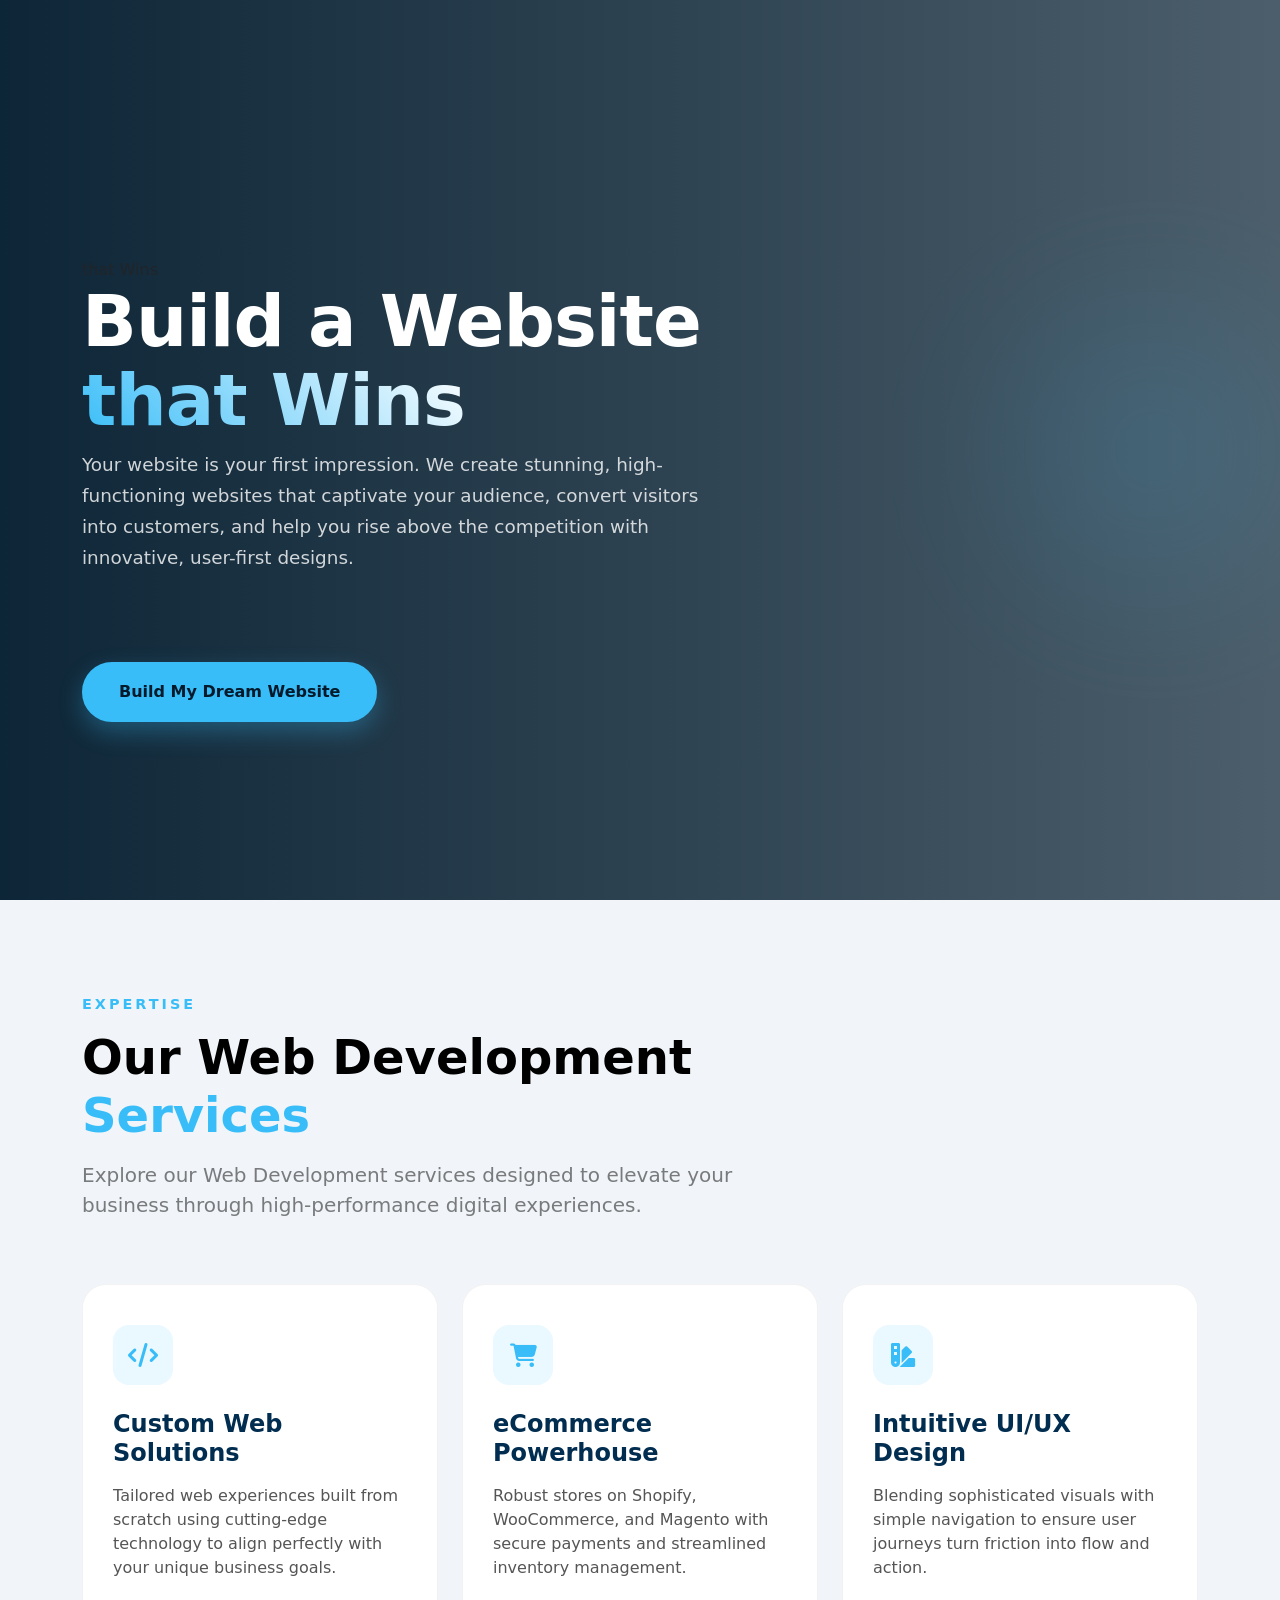
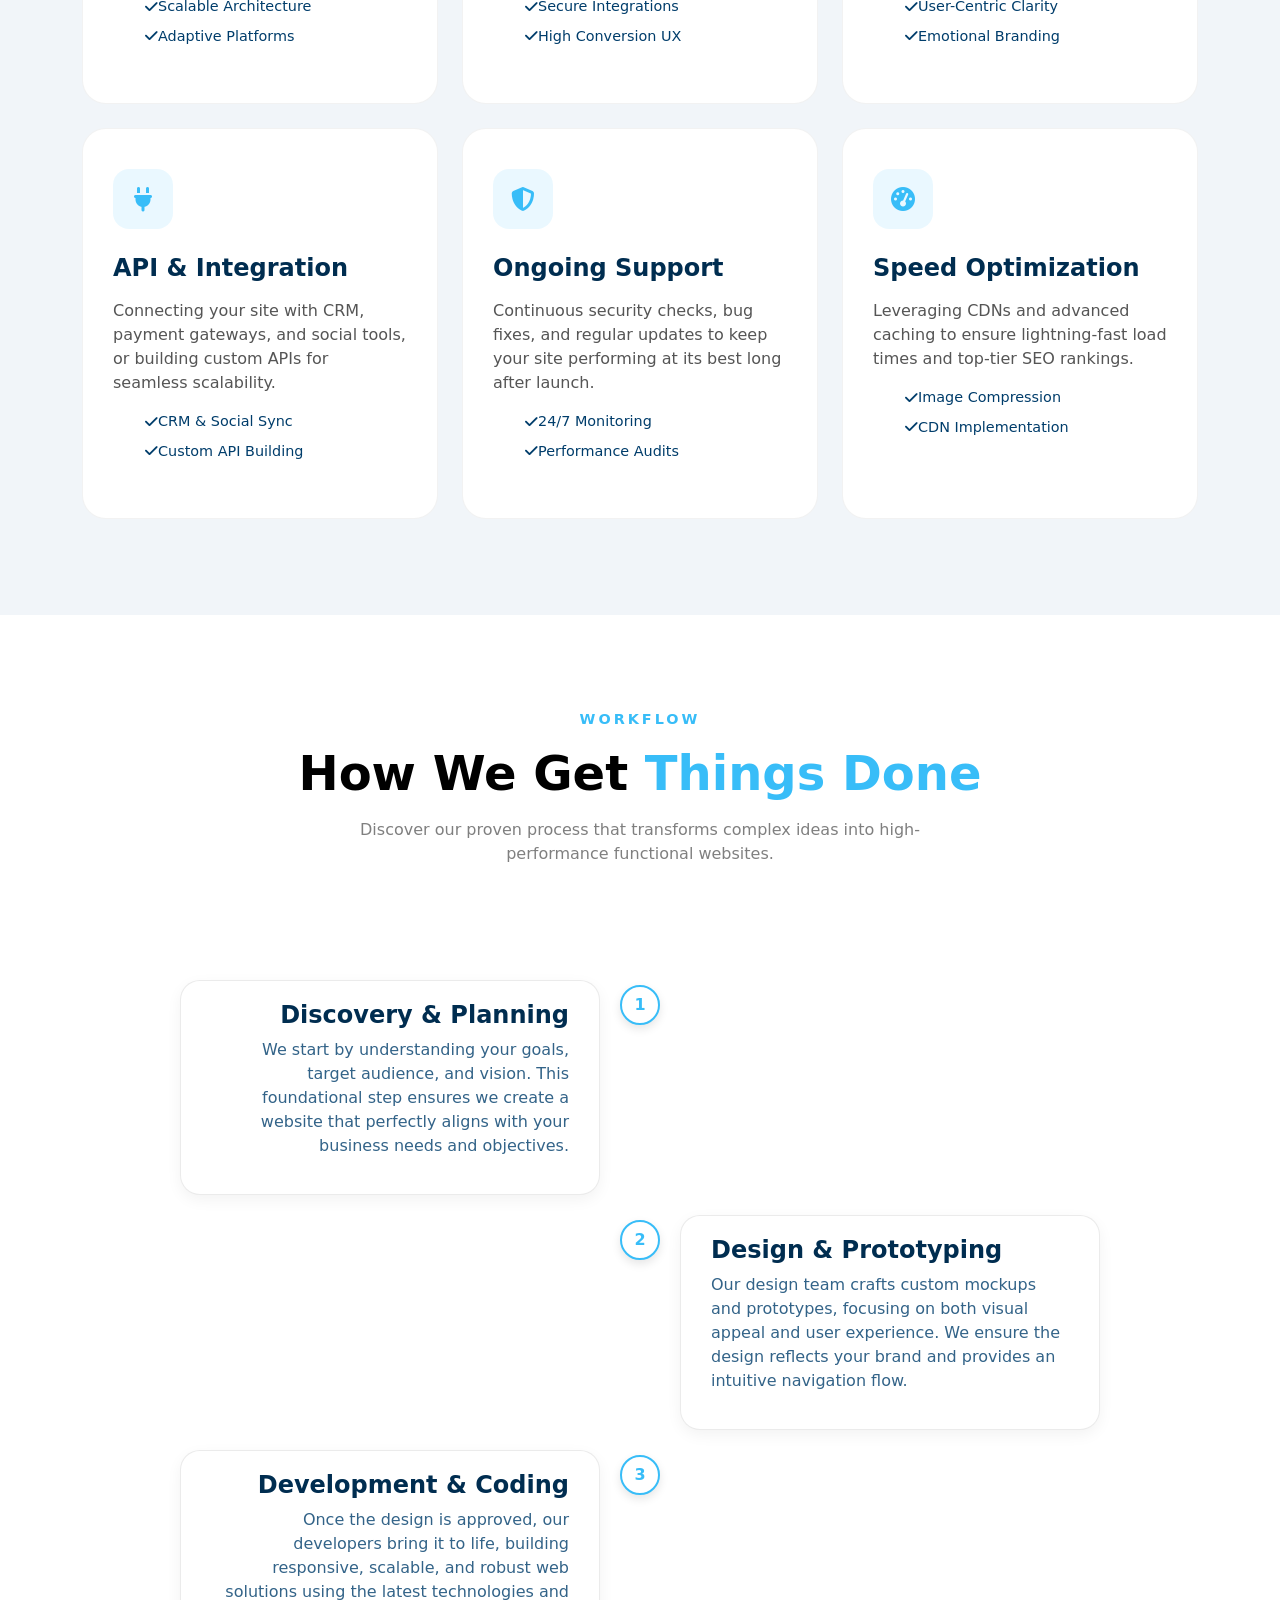
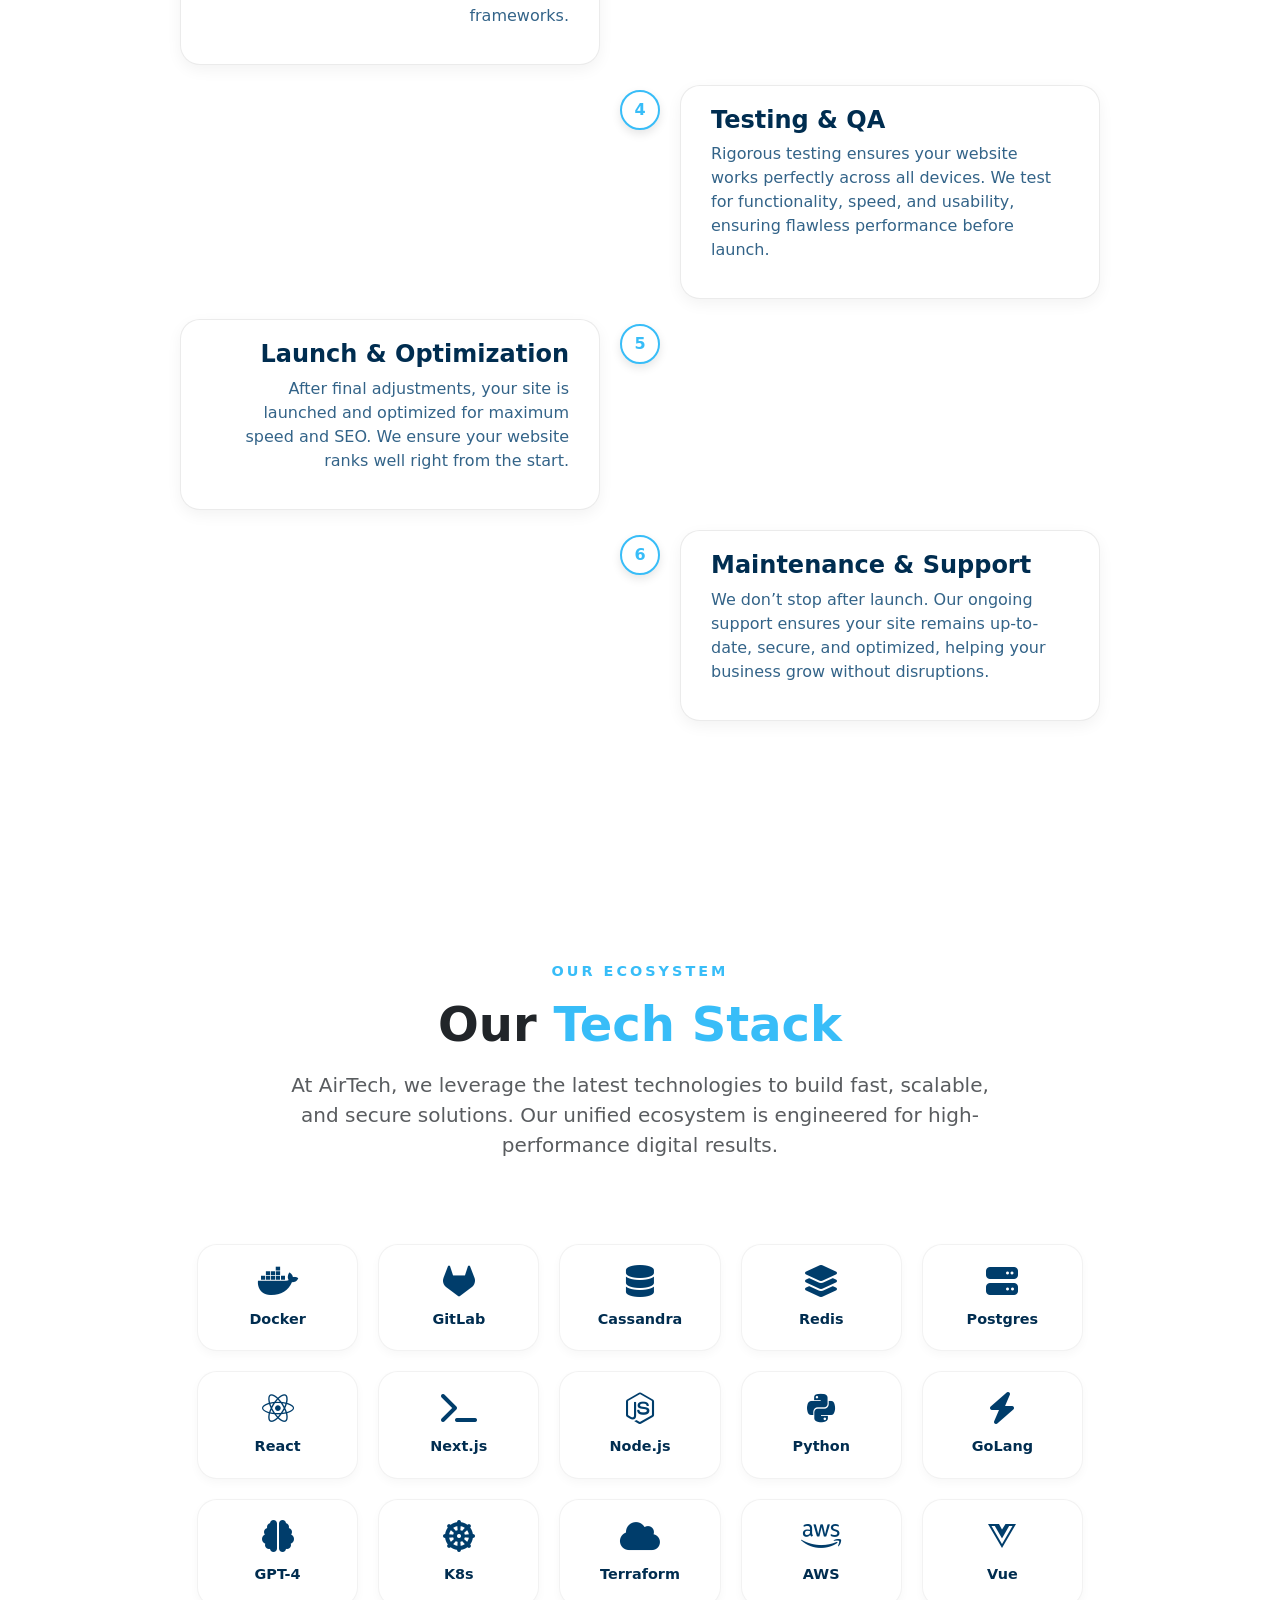
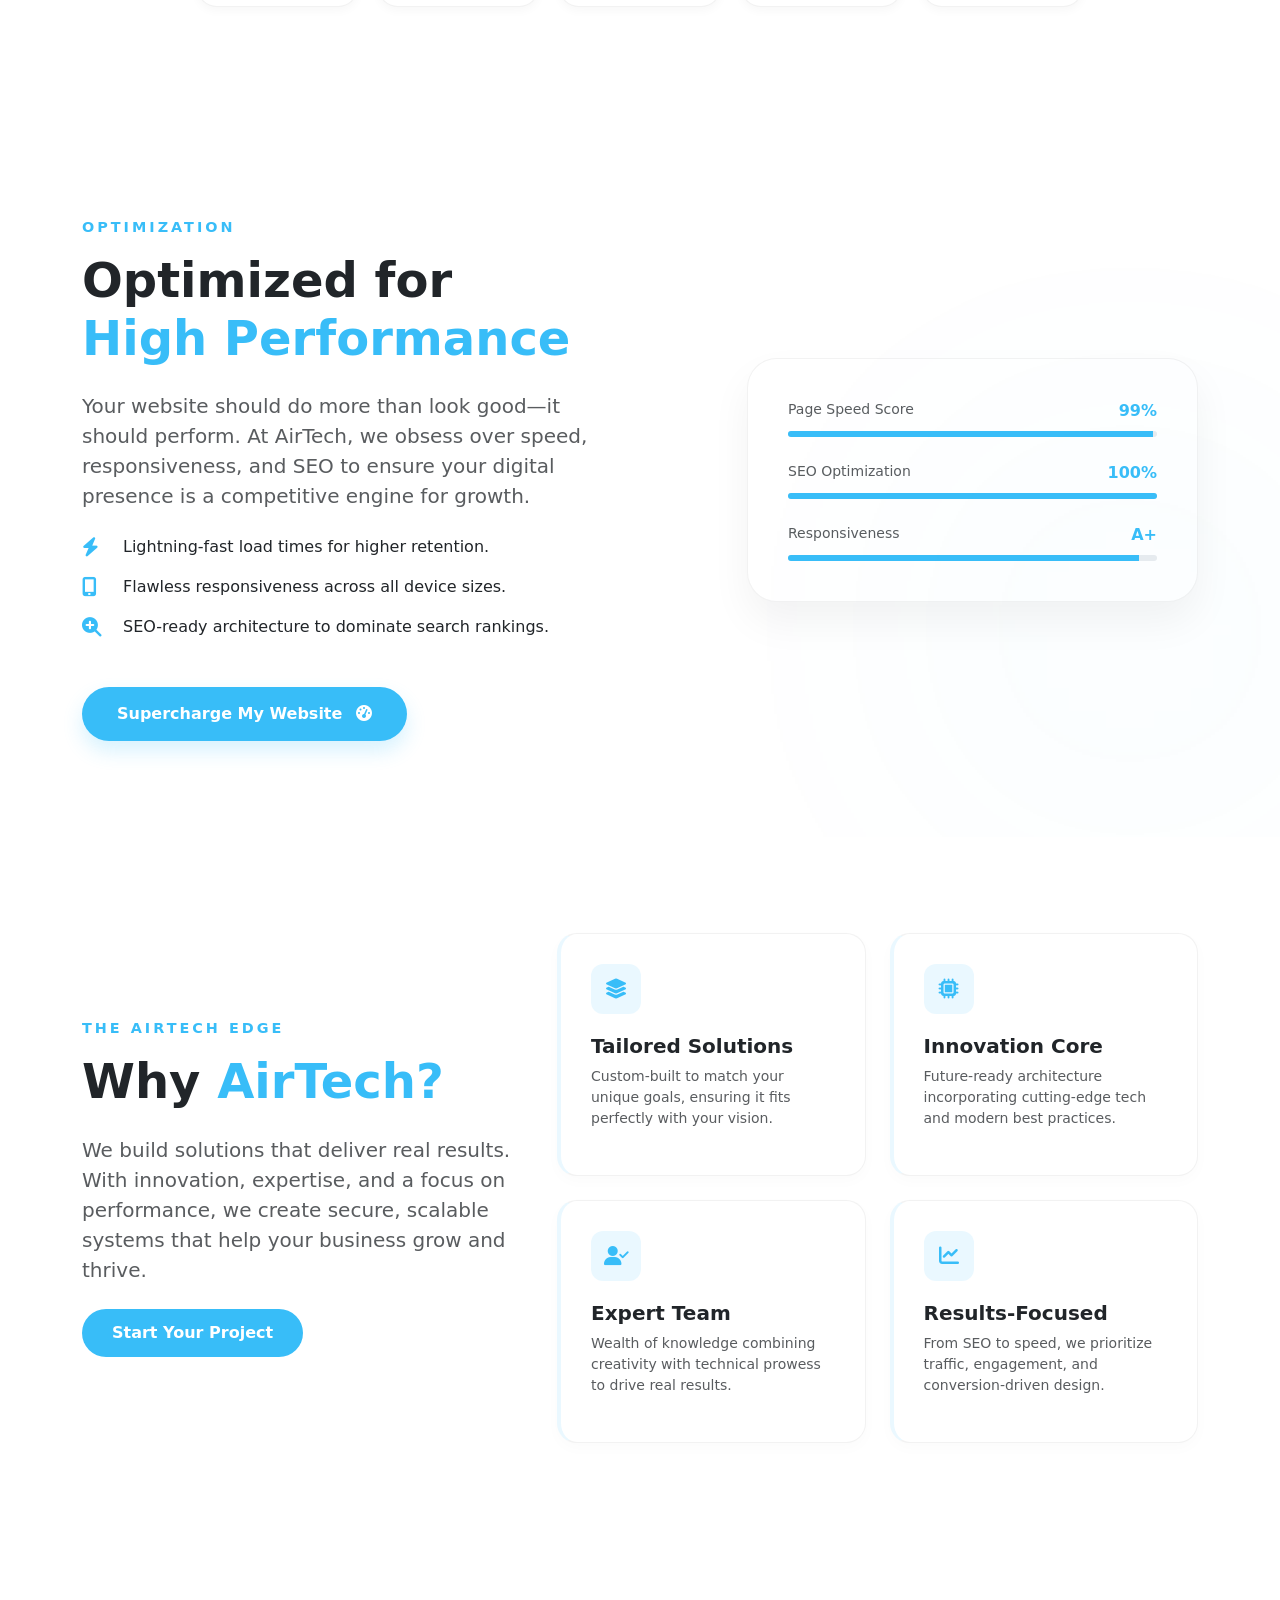
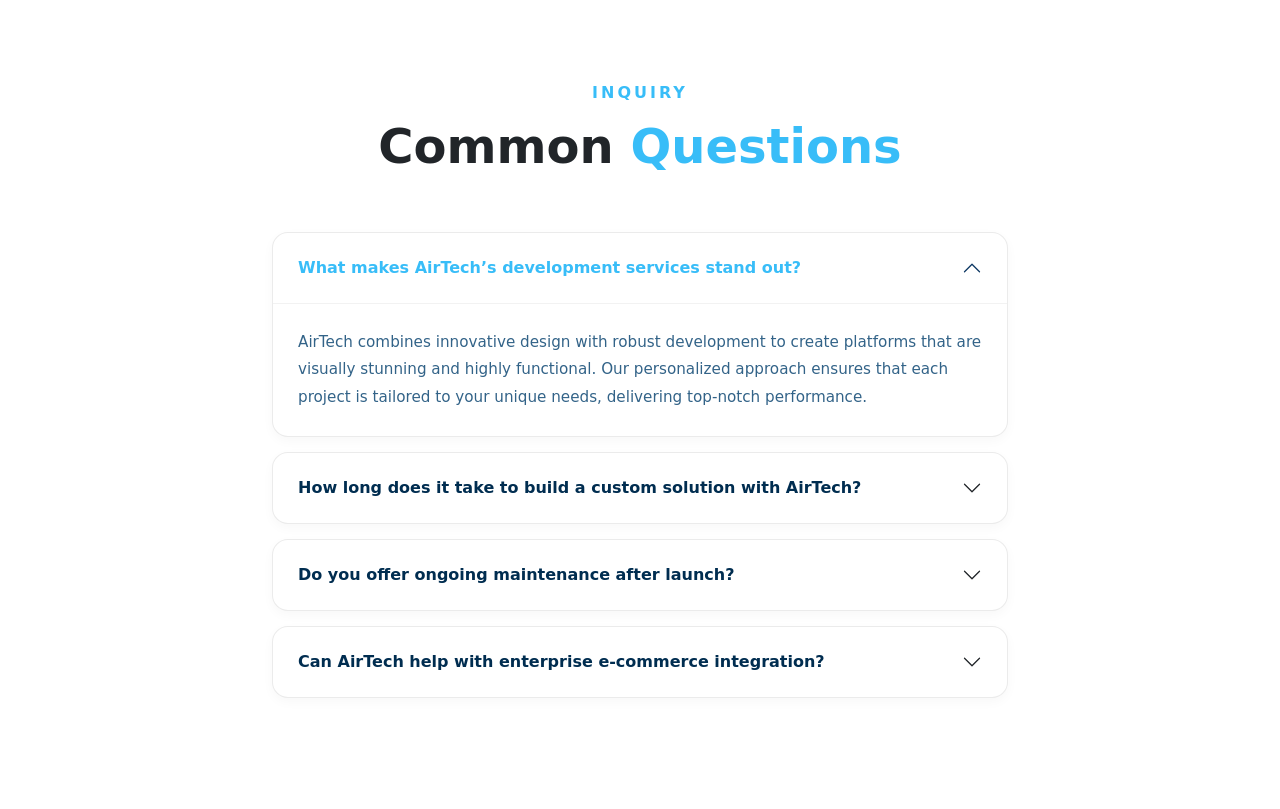
<file: web.html>
<!doctype html>
<html lang="en">
  <head>
    <meta charset="UTF-8" />
    <meta name="viewport" content="width=device-width, initial-scale=1.0" />
    <title>Hire talent | Novura</title>
    <link
      href="https://cdn.jsdelivr.net/npm/bootstrap@5.3.0/dist/css/bootstrap.min.css"
      rel="stylesheet"
    />
    <link
      href="https://fonts.googleapis.com/css2?family=Inter:wght@400;600;800&display=swap"
      rel="stylesheet"
    />
    <link
      rel="stylesheet"
      href="https://cdnjs.cloudflare.com/ajax/libs/font-awesome/6.5.1/css/all.min.css"
    />

    <link rel="stylesheet" href="styles/index.css" />
    <link rel="stylesheet" href="styles/web.css" />
  </head>
  <body>
    <!-- hero section of web page   -->
    <section class="hero-section">
      <div class="container">
        that Wins
        <div class="row align-items-center">
          <div class="col-lg-7">
            <h1 class="hero-title">
              Build a Website <span class="text-gradient">that Wins</span>
            </h1>

            <p class="hero-lead">
              Your website is your first impression. We create stunning,
              high-functioning websites that captivate your audience, convert
              visitors into customers, and help you rise above the competition
              with innovative, user-first designs.
            </p>
            <div
              class="hero-btns d-inline-flex flex-wrap align-items-center mt-5"
            >
              <a href="#kyc" class="btn-talk-premium me-3">
                Build My Dream Website
              </a>
            </div>
          </div>
          <div class="col-lg-5 d-none d-lg-block">
            <div class="hero-abstract-shape"></div>
          </div>
        </div>
      </div>
    </section>
    <!-- second section of web page   -->
    <section class="wd-services-section py-5" style="background-color: #f1f5f9">
      <div class="container py-lg-5">
        <div class="row mb-5" data-aos="fade-up">
          <div class="col-lg-8">
            <h6
              class="text-primary-accent text-uppercase fw-bold mb-3"
              style="letter-spacing: 3px"
            >
              Expertise
            </h6>
            <h2 class="display-5 text-black fw-bold">
              Our Web Development <span class="text-highlight">Services</span>
            </h2>
            <p class="text-black-50 fs-5 mt-3">
              Explore our Web Development services designed to elevate your
              business through high-performance digital experiences.
            </p>
          </div>
        </div>

        <div class="row g-4">
          <div
            class="col-lg-4 col-md-6"
            data-aos="fade-up"
            data-aos-delay="100"
          >
            <div class="wd-service-card">
              <div class="wd-icon-wrapper">
                <i class="fas fa-code"></i>
              </div>
              <h4 class="text-white fw-bold mb-3">Custom Web Solutions</h4>
              <p class="text-white-50">
                Tailored web experiences built from scratch using cutting-edge
                technology to align perfectly with your unique business goals.
              </p>
              <ul class="wd-feature-list">
                <li><i class="fas fa-check"></i> Scalable Architecture</li>
                <li><i class="fas fa-check"></i> Adaptive Platforms</li>
              </ul>
            </div>
          </div>

          <div
            class="col-lg-4 col-md-6"
            data-aos="fade-up"
            data-aos-delay="200"
          >
            <div class="wd-service-card">
              <div class="wd-icon-wrapper">
                <i class="fas fa-shopping-cart"></i>
              </div>
              <h4 class="text-white fw-bold mb-3">eCommerce Powerhouse</h4>
              <p class="text-white-50">
                Robust stores on Shopify, WooCommerce, and Magento with secure
                payments and streamlined inventory management.
              </p>
              <ul class="wd-feature-list">
                <li><i class="fas fa-check"></i> Secure Integrations</li>
                <li><i class="fas fa-check"></i> High Conversion UX</li>
              </ul>
            </div>
          </div>

          <div
            class="col-lg-4 col-md-6"
            data-aos="fade-up"
            data-aos-delay="300"
          >
            <div class="wd-service-card">
              <div class="wd-icon-wrapper">
                <i class="fas fa-swatchbook"></i>
              </div>
              <h4 class="text-white fw-bold mb-3">Intuitive UI/UX Design</h4>
              <p class="text-white-50">
                Blending sophisticated visuals with simple navigation to ensure
                user journeys turn friction into flow and action.
              </p>
              <ul class="wd-feature-list">
                <li><i class="fas fa-check"></i> User-Centric Clarity</li>
                <li><i class="fas fa-check"></i> Emotional Branding</li>
              </ul>
            </div>
          </div>

          <div
            class="col-lg-4 col-md-6"
            data-aos="fade-up"
            data-aos-delay="400"
          >
            <div class="wd-service-card">
              <div class="wd-icon-wrapper">
                <i class="fas fa-plug"></i>
              </div>
              <h4 class="text-white fw-bold mb-3">API & Integration</h4>
              <p class="text-white-50">
                Connecting your site with CRM, payment gateways, and social
                tools, or building custom APIs for seamless scalability.
              </p>
              <ul class="wd-feature-list">
                <li><i class="fas fa-check"></i> CRM & Social Sync</li>
                <li><i class="fas fa-check"></i> Custom API Building</li>
              </ul>
            </div>
          </div>

          <div
            class="col-lg-4 col-md-6"
            data-aos="fade-up"
            data-aos-delay="500"
          >
            <div class="wd-service-card">
              <div class="wd-icon-wrapper">
                <i class="fas fa-shield-alt"></i>
              </div>
              <h4 class="text-white fw-bold mb-3">Ongoing Support</h4>
              <p class="text-white-50">
                Continuous security checks, bug fixes, and regular updates to
                keep your site performing at its best long after launch.
              </p>
              <ul class="wd-feature-list">
                <li><i class="fas fa-check"></i> 24/7 Monitoring</li>
                <li><i class="fas fa-check"></i> Performance Audits</li>
              </ul>
            </div>
          </div>

          <div
            class="col-lg-4 col-md-6"
            data-aos="fade-up"
            data-aos-delay="600"
          >
            <div class="wd-service-card">
              <div class="wd-icon-wrapper">
                <i class="fas fa-tachometer-alt"></i>
              </div>
              <h4 class="text-white fw-bold mb-3">Speed Optimization</h4>
              <p class="text-white-50">
                Leveraging CDNs and advanced caching to ensure lightning-fast
                load times and top-tier SEO rankings.
              </p>
              <ul class="wd-feature-list">
                <li><i class="fas fa-check"></i> Image Compression</li>
                <li><i class="fas fa-check"></i> CDN Implementation</li>
              </ul>
            </div>
          </div>
        </div>
      </div>
    </section>
    <!-- third  section of web page   -->
    <section class="at-process-section py-5" style="background-color: #fff">
      <div class="container py-lg-5">
        <div class="row mb-5 text-center" data-aos="fade-up">
          <div class="col-12">
            <h6
              class="text-primary-accent text-uppercase fw-bold mb-3"
              style="letter-spacing: 3px"
            >
              Workflow
            </h6>
            <h2 class="display-5 text-black fw-bold">
              How We Get <span class="text-highlight">Things Done</span>
            </h2>
            <p class="text-black-50 mx-auto mt-3" style="max-width: 650px">
              Discover our proven process that transforms complex ideas into
              high-performance functional websites.
            </p>
          </div>
        </div>

        <div class="at-process-timeline">
          <div class="at-process-item" data-aos="fade-right">
            <div class="at-process-dot">1</div>
            <div class="at-process-content">
              <h4 class="text-black fw-bold">Discovery & Planning</h4>
              <p class="text-black-50">
                We start by understanding your goals, target audience, and
                vision. This foundational step ensures we create a website that
                perfectly aligns with your business needs and objectives.
              </p>
            </div>
          </div>

          <div class="at-process-item" data-aos="fade-left">
            <div class="at-process-dot">2</div>
            <div class="at-process-content">
              <h4 class="text-black fw-bold">Design & Prototyping</h4>
              <p class="text-black-50">
                Our design team crafts custom mockups and prototypes, focusing
                on both visual appeal and user experience. We ensure the design
                reflects your brand and provides an intuitive navigation flow.
              </p>
            </div>
          </div>

          <div class="at-process-item" data-aos="fade-right">
            <div class="at-process-dot">3</div>
            <div class="at-process-content">
              <h4 class="text-black fw-bold">Development & Coding</h4>
              <p class="text-black-50">
                Once the design is approved, our developers bring it to life,
                building responsive, scalable, and robust web solutions using
                the latest technologies and frameworks.
              </p>
            </div>
          </div>

          <div class="at-process-item" data-aos="fade-left">
            <div class="at-process-dot">4</div>
            <div class="at-process-content">
              <h4 class="text-black fw-bold">Testing & QA</h4>
              <p class="text-black-50">
                Rigorous testing ensures your website works perfectly across all
                devices. We test for functionality, speed, and usability,
                ensuring flawless performance before launch.
              </p>
            </div>
          </div>

          <div class="at-process-item" data-aos="fade-right">
            <div class="at-process-dot">5</div>
            <div class="at-process-content">
              <h4 class="text-black fw-bold">Launch & Optimization</h4>
              <p class="text-black-50">
                After final adjustments, your site is launched and optimized for
                maximum speed and SEO. We ensure your website ranks well right
                from the start.
              </p>
            </div>
          </div>

          <div class="at-process-item" data-aos="fade-left">
            <div class="at-process-dot">6</div>
            <div class="at-process-content">
              <h4 class="text-black fw-bold">Maintenance & Support</h4>
              <p class="text-black-50">
                We don’t stop after launch. Our ongoing support ensures your
                site remains up-to-date, secure, and optimized, helping your
                business grow without disruptions.
              </p>
            </div>
          </div>
        </div>
      </div>
    </section>
    <!-- fourth  section of web page   -->
    <section class="at-stack-section py-5" style="background-color: #fff">
      <div class="container py-lg-5">
        <div class="row mb-5 text-center" data-aos="fade-up">
          <div class="col-lg-8 mx-auto">
            <h6
              class="text-primary-accent text-uppercase fw-bold mb-3"
              style="
                color: var(--primary);
                letter-spacing: 3px;
                font-weight: 700;
              "
            >
              Our Ecosystem
            </h6>
            <h2 class="display-5 text-dark fw-bold">
              Our <span class="text-highlight">Tech Stack</span>
            </h2>
            <p class="text-muted fs-5 mt-3">
              At AirTech, we leverage the latest technologies to build fast,
              scalable, and secure solutions. Our unified ecosystem is
              engineered for high-performance digital results.
            </p>
          </div>
        </div>

        <div class="row justify-content-center">
          <div class="col-lg-10">
            <div class="at-stack-main-container">
              <div class="at-stack-grid">
                <div class="at-stack-item">
                  <i class="fab fa-docker"></i><span>Docker</span>
                </div>
                <div class="at-stack-item">
                  <i class="fab fa-gitlab"></i><span>GitLab</span>
                </div>
                <div class="at-stack-item">
                  <i class="fas fa-database"></i><span>Cassandra</span>
                </div>
                <div class="at-stack-item">
                  <i class="fas fa-layer-group"></i><span>Redis</span>
                </div>
                <div class="at-stack-item">
                  <i class="fas fa-server"></i><span>Postgres</span>
                </div>
                <div class="at-stack-item">
                  <i class="fab fa-react"></i><span>React</span>
                </div>
                <div class="at-stack-item">
                  <i class="fas fa-terminal"></i><span>Next.js</span>
                </div>
                <div class="at-stack-item">
                  <i class="fab fa-node-js"></i><span>Node.js</span>
                </div>
                <div class="at-stack-item">
                  <i class="fab fa-python"></i><span>Python</span>
                </div>
                <div class="at-stack-item">
                  <i class="fas fa-bolt"></i><span>GoLang</span>
                </div>
                <div class="at-stack-item">
                  <i class="fas fa-brain"></i><span>GPT-4</span>
                </div>
                <div class="at-stack-item">
                  <i class="fas fa-dharmachakra"></i><span>K8s</span>
                </div>
                <div class="at-stack-item">
                  <i class="fas fa-cloud"></i><span>Terraform</span>
                </div>
                <div class="at-stack-item">
                  <i class="fab fa-aws"></i><span>AWS</span>
                </div>
                <div class="at-stack-item">
                  <i class="fab fa-vuejs"></i><span>Vue</span>
                </div>
              </div>
            </div>
          </div>
        </div>
      </div>
    </section>
    <!-- fifth  section of web page   -->
    <section
      class="at-perf-section py-5"
      style="background-color: #fff; position: relative">
      <div class="at-perf-blur-glow"></div>

      <div class="container py-lg-5">
        <div class="row align-items-center">
          <div class="col-lg-6 mb-5 mb-lg-0" data-aos="fade-right">
            <h6
              class="text-primary-accent text-uppercase fw-bold mb-3"
              style="
                color: var(--primary);
                letter-spacing: 3px;
                font-weight: 700;
              "
            >
              Optimization
            </h6>
            <h2 class="display-5 text-dark fw-bold mb-4">
              Optimized for <br /><span class="text-highlight"
                >High Performance</span
              >
            </h2>
            <p class="text-muted fs-5 mb-4">
              Your website should do more than look good—it should perform. At
              AirTech, we obsess over speed, responsiveness, and SEO to ensure
              your digital presence is a competitive engine for growth.
            </p>

            <ul class="at-perf-list list-unstyled mb-5">
              <li class="mb-3 d-flex align-items-center">
                <i class="fas fa-bolt me-3" style="color: var(--primary)"></i>
                <span class="text-dark"
                  >Lightning-fast load times for higher retention.</span
                >
              </li>
              <li class="mb-3 d-flex align-items-center">
                <i
                  class="fas fa-mobile-alt me-3"
                  style="color: var(--primary)"
                ></i>
                <span class="text-dark"
                  >Flawless responsiveness across all device sizes.</span
                >
              </li>
              <li class="mb-3 d-flex align-items-center">
                <i
                  class="fas fa-search-plus me-3"
                  style="color: var(--primary)"
                ></i>
                <span class="text-dark"
                  >SEO-ready architecture to dominate search rankings.</span
                >
              </li>
            </ul>

            <a href="contact.html" class="at-perf-cta-btn">
              Supercharge My Website <i class="fas fa-tachometer-alt ms-2"></i>
            </a>
          </div>

          <div class="col-lg-5 offset-lg-1" data-aos="fade-left">
            <div class="at-perf-visual-card">
              <div class="at-perf-stat-item mb-4">
                <div class="d-flex justify-content-between mb-2">
                  <span class="text-muted small">Page Speed Score</span>
                  <span class="fw-bold" style="color: var(--primary)">99%</span>
                </div>
                <div
                  class="progress"
                  style="height: 6px; background-color: #e9ecef"
                >
                  <div
                    class="progress-bar at-perf-bar"
                    style="width: 99%; background-color: var(--primary)"
                  ></div>
                </div>
              </div>

              <div class="at-perf-stat-item mb-4">
                <div class="d-flex justify-content-between mb-2">
                  <span class="text-muted small">SEO Optimization</span>
                  <span class="fw-bold" style="color: var(--primary)"
                    >100%</span
                  >
                </div>
                <div
                  class="progress"
                  style="height: 6px; background-color: #e9ecef"
                >
                  <div
                    class="progress-bar at-perf-bar"
                    style="width: 100%; background-color: var(--primary)"
                  ></div>
                </div>
              </div>

              <div class="at-perf-stat-item">
                <div class="d-flex justify-content-between mb-2">
                  <span class="text-muted small">Responsiveness</span>
                  <span class="fw-bold" style="color: var(--primary)">A+</span>
                </div>
                <div
                  class="progress"
                  style="height: 6px; background-color: #e9ecef"
                >
                  <div
                    class="progress-bar at-perf-bar"
                    style="width: 95%; background-color: var(--primary)"
                  ></div>
                </div>
              </div>
            </div>
          </div>
        </div>
      </div>
    </section>
    <!-- sixth  section of web page   -->
    <section class="at-edge-section py-5" style="background-color: #fff">
      <div class="container py-lg-5">
        <div class="row align-items-center mb-5">
          <div class="col-lg-5" data-aos="fade-up">
            <h6
              class="text-primary-accent text-uppercase fw-bold mb-3"
              style="letter-spacing: 3px; color: var(--primary)"
            >
              The AirTech Edge
            </h6>
            <h2 class="display-5 text-dark fw-bold">
              Why <span class="text-highlight">AirTech?</span>
            </h2>
            <p class="text-muted fs-5 mt-4">
              We build solutions that deliver real results. With innovation,
              expertise, and a focus on performance, we create secure, scalable
              systems that help your business grow and thrive.
            </p>
            <div class="mt-4">
              <a href="contact.html" class="at-edge-btn">Start Your Project</a>
            </div>
          </div>

          <div class="col-lg-7 mt-5 mt-lg-0">
            <div class="row g-4">
              <div class="col-md-6" data-aos="zoom-in" data-aos-delay="100">
                <div class="at-edge-box">
                  <div class="at-edge-icon">
                    <i class="fas fa-layer-group"></i>
                  </div>
                  <h5 class="text-dark fw-bold">Tailored Solutions</h5>
                  <p class="small text-muted">
                    Custom-built to match your unique goals, ensuring it fits
                    perfectly with your vision.
                  </p>
                </div>
              </div>
              <div class="col-md-6" data-aos="zoom-in" data-aos-delay="200">
                <div class="at-edge-box">
                  <div class="at-edge-icon">
                    <i class="fas fa-microchip"></i>
                  </div>
                  <h5 class="text-dark fw-bold">Innovation Core</h5>
                  <p class="small text-muted">
                    Future-ready architecture incorporating cutting-edge tech
                    and modern best practices.
                  </p>
                </div>
              </div>
              <div class="col-md-6" data-aos="zoom-in" data-aos-delay="300">
                <div class="at-edge-box">
                  <div class="at-edge-icon">
                    <i class="fas fa-user-check"></i>
                  </div>
                  <h5 class="text-dark fw-bold">Expert Team</h5>
                  <p class="small text-muted">
                    Wealth of knowledge combining creativity with technical
                    prowess to drive real results.
                  </p>
                </div>
              </div>
              <div class="col-md-6" data-aos="zoom-in" data-aos-delay="400">
                <div class="at-edge-box">
                  <div class="at-edge-icon">
                    <i class="fas fa-chart-line"></i>
                  </div>
                  <h5 class="text-dark fw-bold">Results-Focused</h5>
                  <p class="small text-muted">
                    From SEO to speed, we prioritize traffic, engagement, and
                    conversion-driven design.
                  </p>
                </div>
              </div>
            </div>
          </div>
        </div>
      </div>
    </section>
    <!-- seventh  section of web page   -->
    <section class="at-faq-section py-5" style="background-color: #fff">
      <div class="container py-lg-5">
        <div class="row mb-5 text-center" data-aos="fade-up">
          <div class="col-12">
            <h6
              class="fw-bold text-uppercase mb-3"
              style="letter-spacing: 3px; color: var(--primary)"
            >
              Inquiry
            </h6>
            <h2 class="display-5 text-dark fw-bold">
              Common <span style="color: var(--primary)">Questions</span>
            </h2>
          </div>
        </div>

        <div class="row justify-content-center">
          <div class="col-lg-10 col-xl-8">
            <div class="accordion at-faq-accordion" id="airTechFAQ">
              <div class="accordion-item at-faq-item" data-aos="fade-up">
                <h2 class="accordion-header">
                  <button
                    class="accordion-button at-faq-btn"
                    type="button"
                    data-bs-toggle="collapse"
                    data-bs-target="#faq1"
                  >
                    What makes AirTech’s development services stand out?
                  </button>
                </h2>
                <div
                  id="faq1"
                  class="accordion-collapse collapse show"
                  data-bs-parent="#airTechFAQ"
                >
                  <div class="accordion-body at-faq-body">
                    AirTech combines innovative design with robust development
                    to create platforms that are visually stunning and highly
                    functional. Our personalized approach ensures that each
                    project is tailored to your unique needs, delivering
                    top-notch performance.
                  </div>
                </div>
              </div>

              <div
                class="accordion-item at-faq-item"
                data-aos="fade-up"
                data-aos-delay="100"
              >
                <h2 class="accordion-header">
                  <button
                    class="accordion-button at-faq-btn collapsed"
                    type="button"
                    data-bs-toggle="collapse"
                    data-bs-target="#faq2"
                  >
                    How long does it take to build a custom solution with
                    AirTech?
                  </button>
                </h2>
                <div
                  id="faq2"
                  class="accordion-collapse collapse"
                  data-bs-parent="#airTechFAQ"
                >
                  <div class="accordion-body at-faq-body">
                    Timeline varies based on complexity. Typically, our process
                    takes 6-12 weeks from initial planning to final launch,
                    ensuring every detail is crafted to meet your specific
                    business requirements.
                  </div>
                </div>
              </div>

              <div
                class="accordion-item at-faq-item"
                data-aos="fade-up"
                data-aos-delay="200"
              >
                <h2 class="accordion-header">
                  <button
                    class="accordion-button at-faq-btn collapsed"
                    type="button"
                    data-bs-toggle="collapse"
                    data-bs-target="#faq3"
                  >
                    Do you offer ongoing maintenance after launch?
                  </button>
                </h2>
                <div
                  id="faq3"
                  class="accordion-collapse collapse"
                  data-bs-parent="#airTechFAQ"
                >
                  <div class="accordion-body at-faq-body">
                    Yes, AirTech provides full maintenance and support to ensure
                    your site remains secure and functional. From routine
                    updates to performance optimizations, we help your digital
                    presence evolve.
                  </div>
                </div>
              </div>

              <div
                class="accordion-item at-faq-item"
                data-aos="fade-up"
                data-aos-delay="300"
              >
                <h2 class="accordion-header">
                  <button
                    class="accordion-button at-faq-btn collapsed"
                    type="button"
                    data-bs-toggle="collapse"
                    data-bs-target="#faq4"
                  >
                    Can AirTech help with enterprise e-commerce integration?
                  </button>
                </h2>
                <div
                  id="faq4"
                  class="accordion-collapse collapse"
                  data-bs-parent="#airTechFAQ"
                >
                  <div class="accordion-body at-faq-body">
                    Absolutely! We specialize in advanced e-commerce solutions,
                    including secure payment gateways, inventory management, and
                    seamless user checkout experiences designed for high-volume
                    traffic.
                  </div>
                </div>
              </div>
            </div>
          </div>
        </div>
      </div>
    </section>
    <script src="https://cdn.jsdelivr.net/npm/bootstrap@5.3.0/dist/js/bootstrap.bundle.min.js"></script>
  </body>
</html>
</file>
<file: styles/index.css>
:root {
  --primary: #38bdf8;
  --primary-hover: #ffffff;
  --primary-deep: #004a87;
  --var-dark-bg: #001a2c;
  --var-navy: #003d6b;
  --var-navy-dark: #002d50;
}

/* --- Global Navbar Styles --- */
.custom-nav {
  background-color: #fff;
  padding: 0.8rem 0;
  box-shadow: 0 4px 12px rgba(0, 0, 0, 0.15);
  transition: all 0.3s ease-in-out;
}

.nav-logo-img {
  height: 65px;
  transition: transform 0.3s ease;
}

.navbar-nav .nav-link {
  color: #282829 !important;
  font-size: 1rem;
  font-weight: 600;
  padding: 0.5rem 1.5rem !important;
  transition: color 0.3s ease;
}

/* --- Dropdown & Submenu Logic --- */
.custom-dropdown .dropdown-menu {
  background-color: #003d6b; /* Deep Navy */
  border: none;
  border-radius: 0 0 15px 15px;
  padding: 15px 0;
  min-width: 280px;
  box-shadow: 0 10px 30px rgba(0, 0, 0, 0.3);
}

.custom-dropdown .dropdown-item {
  color: #ffffff !important;
  font-weight: 500;
  padding: 12px 25px;
  transition: all 0.2s ease;
}

.custom-dropdown .dropdown-item:hover {
  background-color: rgba(255, 255, 255, 0.1);
  color: #38bdf8 !important; /* Primary Blue Accent */
  padding-left: 30px;
}
/* --- Enhanced Hire Developer Button --- */
.dropdown-footer {
  padding: 20px 0 10px 0;
  border-top: 1px solid rgba(255, 255, 255, 0.1);
  margin-top: 10px;
}

.btn-hire {
  background-color: #38bdf8; /* Your primary accent color */
  color: #003d6b !important; /* Deep navy text for high contrast */
  font-weight: 700;
  font-size: 0.85rem;
  text-transform: uppercase;
  letter-spacing: 1px;
  padding: 10px 20px;
  border-radius: 50px; /* Pill shape to match Free Trial button */
  border: 2px solid #38bdf8;
  transition: all 0.3s ease;
  display: flex;
  align-items: center;
  justify-content: center;
}

.btn-hire:hover {
  background-color: transparent;
  color: #38bdf8 !important;
  box-shadow: 0 4px 15px rgba(56, 189, 248, 0.4);
  transform: translateY(-2px);
}

/* Ensure the dropdown menu doesn't cut off the button shadows */
.custom-dropdown .dropdown-menu {
  padding-bottom: 10px;
  overflow: visible; 
}

/* Desktop Hover and Nesting Logic */
@media (min-width: 992px) {
  .custom-dropdown:hover > .dropdown-menu {
    display: block;
  }

  .dropend:hover > .submenu {
    display: block;
    position: absolute;
    left: 100%;
    top: 0;
    margin-top: -5px;
    background-color: #002d50 !important; /* Darker navy for nested menu */
    border-radius: 10px !important;
  }
}

/* Mobile Responsive Adjustments */
@media (max-width: 991px) {
  .submenu {
    position: static;
    display: none;
    padding-left: 20px;
    background-color: rgba(0, 0, 0, 0.2) !important;
  }

  .dropend.show .submenu {
    display: block;
  }
}

.submenu-arrow {
  font-size: 1.2rem;
  font-weight: bold;
}

/* --- Button Styling --- */
.btn-trial {
  background-color: #38bdf8;
  color: #003d6b !important;
  border: none;
  border-radius: 50px;
  font-weight: 700;
}
/* hero section of home page  */
.hero-section {
  min-height: 100vh;
  position: relative;
  overflow: hidden;
  display: flex;
  align-items: center;
}
/* Background Video */
.hero-video {
  position: absolute;
  top: 50%;
  left: 50%;
  width: 100%;
  height: 100%;
  object-fit: cover;
  transform: translate(-50%, -50%);
  z-index: 0;
}

/* Overlay (same effect as your gradient) */
.hero-overlay {
  position: absolute;
  top: 0;
  left: 0;
  width: 100%;
  height: 100%;
  background: linear-gradient(rgba(0, 26, 44, 0.85), rgba(0, 26, 44, 0.6));
  z-index: 1;
}

/* Ensure content is above video */
.hero-section .container {
  z-index: 2;
}

/* Enhancing Typography */
.hero-title {
  font-size: clamp(2.8rem, 6vw, 4.5rem);
  font-weight: 800;
  line-height: 1.1;
  letter-spacing: -2px;
}

.text-accent {
  color: var(--primary);
  text-shadow: 0 0 20px rgba(56, 189, 248, 0.3);
}

.hero-subtitle {
  font-size: 1.2rem;
  line-height: 1.8;
  color: rgba(255, 255, 255, 0.9);
  max-width: 720px;
  font-weight: 300;
}

/* Button Enhancements */
.btn-primary-custom {
  background-color: var(--primary);
  border: none;
  color: var(--var-dark-bg) !important;
  font-weight: 700;
  border-radius: 4px;
  box-shadow: 0 4px 15px rgba(56, 189, 248, 0.4);
  transition: all 0.3s ease;
}

.btn-primary-custom:hover {
  transform: translateY(-3px);
  box-shadow: 0 8px 25px rgba(56, 189, 248, 0.5);
  background-color: var(--primary-hover);
}

.btn-outline-custom {
  border: 1px solid rgba(255, 255, 255, 0.4);
  color: #ffffff;
  backdrop-filter: blur(8px);
  border-radius: 4px;
  transition: all 0.3s ease;
}

.btn-outline-custom:hover {
  background: white;
  color: var(--var-dark-bg);
  border-color: white;
}

/* Simple Entry Animations */
@keyframes fadeInUp {
  from {
    opacity: 0;
    transform: translateY(30px);
  }
  to {
    opacity: 1;
    transform: translateY(0);
  }
}

.animate-up {
  animation: fadeInUp 0.8s ease forwards;
}
.animate-up-delayed {
  animation: fadeInUp 0.8s ease 0.2s forwards;
  opacity: 0;
}
.animate-up-more-delayed {
  animation: fadeInUp 0.8s ease 0.4s forwards;
  opacity: 0;
}
/* client section slider of home page  styles  */
.client-slider-section {
  background-color: #1f589d;
  padding: 60px 0;
  overflow: hidden;
}

.logo-slider {
  position: relative;
  width: 100%;
  margin: auto;
  overflow: hidden;
}

/* Side Gradients for "Fade Out" effect */
.logo-slider::before,
.logo-slider::after {
  background: linear-gradient(
    to right,
    #3086c7 0%,
    rgba(255, 255, 255, 0) 100%
  );
  content: "";
  height: 100%;
  position: absolute;
  width: 15%;
  z-index: 2;
}

.logo-slider::after {
  right: 0;
  top: 0;
  transform: rotateZ(180deg);
}

.logo-slider::before {
  left: 0;
  top: 0;
}

/* The Moving Track */
.logo-slide-track {
  display: flex;
  width: calc(250px * 10);
  animation: scroll 30s linear infinite;
}

.slide {
  width: 250px;
  height: 100px;
  display: flex;
  align-items: center;
  justify-content: center;
}

.slide img {
  height: 50px;
  width: auto;
  filter: brightness(0) invert(1);
  opacity: 0.7;
  transition: opacity 0.3s ease;
}

.slide img:hover {
  opacity: 1;
}

/* Animation */
@keyframes scroll {
  0% {
    transform: translateX(0);
  }
  100% {
    transform: translateX(calc(-250px * 5));
  }
}

/* Responsive Scaling */
@media (max-width: 768px) {
  .slide {
    width: 150px;
  }
  .logo-slide-track {
    width: calc(150px * 10);
  }
  @keyframes scroll {
    100% {
      transform: translateX(calc(-150px * 5));
    }
  }
}
/* About Section of home page  Styles */
.about-section {
  background-color: #ffffffe5;
  color: #64748b;
}

.text-primary-accent {
  color: #0d293f;
  letter-spacing: 2px;
  font-size: 0.9rem;
}

.section-title {
  font-size: 2.5rem;
  font-weight: 800;
  color: #ffffff;
  line-height: 1.2;
}

.text-highlight {
  color: var(--primary);
}

.lead-text {
  font-size: 1.25rem;
  font-weight: 500;
  color: #004274;
}

.about-text p {
  line-height: 1.8;
  color: #64748b;
}

/* Stat Cards */
.stat-card {
  background: #f8fafc;
  padding: 30px 20px;
  border-radius: 12px;
  text-align: center;
  border: 1px solid #e2e8f0;
  transition: all 0.3s ease;
}

.stat-card:hover {
  transform: translateY(-10px);
  background: #ffffff;
  box-shadow: 0 20px 40px rgba(0, 66, 116, 0.1) !important;
}

.stat-card h3 {
  font-size: 2rem;
  font-weight: 800;
  color: #004274;
  margin: 10px 0 5px;
}

.stat-card p {
  font-size: 0.9rem;
  color: #64748b;
  margin-bottom: 0;
  font-weight: 500;
}

.icon-blue {
  font-size: 2rem;
  color: var(--primary);
}

/* Responsive adjustments */
@media (max-width: 991px) {
  .section-title {
    font-size: 2rem;
  }
  .stat-card {
    padding: 20px;
  }
}
/* why us section of home page  */
.wy-section {
  padding: 80px 20px;
  background-color: #ffffff; /* Clean white background */
}

.wy-container {
  max-width: 1200px;
  margin: 0 auto;
}

.wy-header {
  text-align: center;
  margin-bottom: 50px;
}

.wy-subtitle {
  color: #3498db;
  text-transform: uppercase;
  font-weight: 700;
  font-size: 0.85rem;
  letter-spacing: 1px;
}

.wy-title {
  font-size: 2.2rem;
  color: #002147;
  margin: 15px 0;
  font-weight: 700;
}

.wy-title span {
  color: #3498db;
}

.wy-grid {
  display: flex;
  flex-wrap: wrap;
  justify-content: center;
  gap: 25px;
}

/* Updated Card Styling with Borders */
.wy-card {
  flex: 1 1 300px;
  max-width: 360px;
  background: #ffffff;
  padding: 45px 35px;
  border-radius: 20px;
  border: 2px solid #f0f4f8; /* Visible subtle border */
  text-align: center;
  transition: all 0.4s ease;
  cursor: default;
}

/* Card Hover Effect */
.wy-card:hover {
  border-color: #3498db; /* Border changes to blue */
  box-shadow: 0 15px 35px rgba(0, 33, 71, 0.08);
  transform: translateY(-8px);
}

.wy-icon-box {
  width: 70px;
  height: 70px;
  background: rgba(52, 152, 219, 0.08);
  border-radius: 50%;
  display: flex;
  align-items: center;
  justify-content: center;
  margin: 0 auto 25px auto;
  transition: background 0.4s ease;
}

.wy-icon-box i {
  font-size: 1.8rem;
  color: #3498db;
  transition: transform 0.8s cubic-bezier(0.4, 0, 0.2, 1);
  display: inline-block;
}

/* ONLY the icon of the hovered card rotates 360 */
.wy-card:hover .wy-icon-box i {
  transform: rotateY(360deg);
}

.wy-card:hover .wy-icon-box {
  background: #3498db;
}

.wy-card:hover .wy-icon-box i {
  color: #ffffff;
}

.wy-card h3 {
  font-size: 1.3rem;
  color: #002147;
  margin-bottom: 15px;
  font-weight: 600;
}

.wy-card p {
  color: #64748b;
  font-size: 0.95rem;
  line-height: 1.7;
}

/* Responsiveness */
@media (max-width: 768px) {
  .wy-card {
    flex: 1 1 100%;
  }
}

/* Section service of home page  */
.services-section {
  background-color: #f1f5f9;
  color: #000;
}

.section-heading {
  font-weight: 800;
  font-size: 1.8rem;
  letter-spacing: 1px;
  text-transform: uppercase;
}

/* Card Styling */
.service-card {
  background: #ffffff;
  border-radius: 20px;
  overflow: hidden;
  transition:
    transform 0.3s ease,
    box-shadow 0.3s ease;
  border: none;
  display: flex;
  flex-direction: column;
}

.service-card:hover {
  transform: translateY(-10px);
  box-shadow: 0 15px 40px rgba(0, 0, 0, 0.4);
}

.card-image-wrapper {
  padding: 40px 40px 10px 40px;
  text-align: center;
  background: #f8fafc;
}

.card-image-wrapper img {
  max-height: 200px;
  object-fit: contain;
}

.card-body-custom {
  padding: 30px;
  color: #1a2b3c;
}

.card-title-custom {
  font-size: 1.4rem;
  font-weight: 700;
  line-height: 1.3;
  margin-bottom: 1.5rem;
  color: #004274;
}

.card-text-custom {
  font-size: 0.95rem;
  line-height: 1.6;
  color: #4b5563;
}

/* Tag Links (Pills) */
.service-tags {
  display: flex;
  flex-direction: column;
  gap: 10px;
}

.tag-link {
  display: inline-flex;
  justify-content: space-between;
  align-items: center;
  padding: 12px 20px;
  background: #f1f5f9;
  border-radius: 50px;
  color: #004274;
  text-decoration: none;
  font-size: 0.9rem;
  font-weight: 500;
  transition: all 0.2s ease;
}

.tag-link i {
  font-size: 0.75rem;
  opacity: 0.6;
}

.tag-link:hover {
  background: #004274;
  color: #ffffff;
}

/* "View All" Footer Link */
.view-all-link {
  display: inline-block;
  color: #004274;
  font-weight: 700;
  text-decoration: none;
  font-size: 1rem;
  transition: color 0.2s ease;
}

.view-all-link:hover {
  color: var(--primary);
  text-decoration: underline;
}

/* Mobile Responsiveness */
@media (max-width: 768px) {
  .section-heading {
    font-size: 1.4rem;
  }
  .card-title-custom {
    font-size: 1.2rem;
  }
}
/* promise section of home page  */
.promise-section {
  background-color: #fff;
  padding: 80px 0;
}

.text-primary-accent {
  color: var(--primary);
  letter-spacing: 2px;
}

.section-title {
  font-size: 2.5rem;
  font-weight: 800;
}

/* Video/Image Placeholder */
/* Ensure the wrapper is a flex container to fill height */
.video-placeholder-wrapper {
  position: relative;
  border-radius: 20px;
  overflow: hidden;
  border: 1px solid rgba(255, 255, 255, 0.1);
  display: flex;
}

/* Force the container to be exactly the height of the row */
.promise-image-container {
  position: relative;
  width: 100%;
  min-height: 100%;
  overflow: hidden;
}

.promise-cover-img {
  width: 100%;
  height: 100%;
  object-fit: cover;
  display: block;
  position: absolute;
  top: 0;
  left: 0;
}

.custom-content-padding {
  padding: 60px;
  background-color: #fff;
}

/* List Icons */
.award-icon i {
  font-size: 2.5rem;
  color: var(--primary);
}

.check-icon i {
  color: var(--primary);
  font-size: 1.2rem;
  margin-top: 4px;
}

.promise-item {
  font-size: 0.95rem;
  line-height: 1.6;
}
@media (max-width: 991px) {
  .promise-image-container {
    height: 300px;
    min-height: 300px;
  }
  .promise-cover-img {
    position: relative;
  }
  .custom-content-padding {
    padding: 30px;
  }
}
/* overview section of home page styles  */
.overview-section {
  background-color: #f1f5f9;
}

.overview-card {
  background: rgba(78, 68, 68, 0.03);
  border: 1px solid rgba(255, 255, 255, 0.1);
  border-radius: 30px;
  transition: all 0.4s ease;
}

.overview-card:hover {
  background: rgba(255, 255, 255, 0.05);
  border-color: var(--primary);
  transform: translateY(-5px);
}

.fw-800 {
  font-weight: 800;
}

/* Industry Pills */
.btn-industry-pill {
  background-color: transparent;
  border: 2px solid var(--primary);
  color: black;
  border-radius: 50px;
  padding: 10px 30px;
  font-weight: 600;
  transition: 0.3s;
}

.btn-industry-pill:hover {
  background-color: var(--primary);
  color: var(--var-dark-bg);
}

/* Responsive adjustments */
@media (max-width: 768px) {
  .overview-card {
    padding: 30px !important;
  }
  .overview-card h2 {
    font-size: 1.8rem;
  }
}
/* testimonials and case study section of home page  */
/* Tab Styling */
.social-proof-section {
  background-color: #fff;
  overflow: hidden;
}

/* Tabs Styling */
.custom-tabs .nav-link {
  color: #fff;
  border: 1px solid rgba(56, 189, 248, 0.3);
  border-radius: 50px;
  padding: 12px 35px;
  margin: 0 10px;
  font-weight: 600;
  transition: 0.3s ease;
}

.custom-tabs .nav-link.active {
  background-color: var(--primary);
  color: var(--var-dark-bg);
  border-color: var(--primary);
  box-shadow: 0 0 15px rgba(56, 189, 248, 0.4);
}

/* Testimonials Continuous Slider */
.testimonial-slider {
  overflow: hidden;
  padding: 40px 0;
  width: 100%;
}

.testimonial-track {
  display: flex;
  width: 2400px;
  animation: scrollTestimonials 30s linear infinite;
}

.testimonial-card {
  width: 380px;
  background: var(--primary);
  padding: 30px;
  border-radius: 25px;
  margin-right: 20px;
  border: 1px solid rgba(255, 255, 255, 0.1);
  flex-shrink: 0;
}

.client-avatar {
  width: 55px;
  height: 55px;
  border-radius: 50%;
  object-fit: cover;
  border: 2px solid var(--primary);
}

.stars {
  color: #facc15;
  font-size: 0.8rem;
  margin-top: 10px;
}
.text-accent {
  color: var(--primary);
  font-weight: 600;
}

@keyframes scrollTestimonials {
  0% {
    transform: translateX(0);
  }
  100% {
    transform: translateX(-1600px);
  }
}

.testimonial-slider:hover .testimonial-track {
  animation-play-state: paused;
}

/* Case Study Section with Blur */
.case-study-container {
  position: relative;
  padding: 80px 50px;
  border-radius: 40px;
  overflow: hidden;
  display: flex;
  align-items: center;
}

.case-study-wrapper {
  display: flex;
  gap: 30px;
  overflow-x: auto;
  scroll-behavior: smooth;
  scrollbar-width: none;
  padding: 40px 20px;
}

.case-card {
  position: relative;
  min-width: 380px;
  height: 450px;
  background: rgba(56, 189, 248, 0.7);
  backdrop-filter: blur(12px);
  border: 1px solid rgba(255, 255, 255, 0.1);
  border-radius: 30px;
  overflow: hidden;
  display: flex;
  flex-direction: column;
  justify-content: flex-end;
  transition: all 0.4s cubic-bezier(0.23, 1, 0.32, 1);
}

/* Blurred Image Background */
.card-image-bg {
  position: absolute;
  top: 0;
  left: 0;
  width: 100%;
  height: 100%;
  background-size: cover;
  background-position: center;
  filter: blur(15px) saturate(1.5);
  opacity: 0.5;
  z-index: 0;
  transition: 0.6s ease;
}

.card-content {
  position: relative;
  z-index: 1;
  padding: 40px;
  background: var(--primary);
  backdrop-filter: blur(12px);
}

.case-card:hover {
  transform: translateY(-10px);
  border-color: rgba(56, 189, 248, 0.5);
  box-shadow: 0 25px 50px -12px rgba(0, 0, 0, 0.5);
}

.case-card:hover .card-image-bg {
  opacity: 0.6;
  transform: scale(1.1) translateY(-10px);
}

.case-category {
  color: var(--primary);
  font-weight: 800;
  letter-spacing: 1.5px;
  text-transform: uppercase;
  font-size: 0.75rem;
}

.case-heading {
  color: #000;
  font-weight: 800;
  font-size: 1.8rem;
  margin: 12px 0;
}

.case-desc {
  color: #000;
  line-height: 1.6;
  margin-bottom: 25px;
  font-size: 1rem;
}

/* Enhanced Read Button */
.read-more-btn {
  display: inline-flex;
  align-items: center;
  gap: 10px;
  color: #000;
  text-decoration: none;
  font-weight: 700;
  font-size: 0.9rem;
  transition: 0.3s;
}

.read-more-btn span {
  transition: transform 0.3s ease;
}

.read-more-btn:hover {
  color: var(--primary);
}

.read-more-btn:hover span {
  transform: translateX(8px);
}
/* Navigation Arrows */
.nav-arrow {
  background: var(--primary);
  color: var(--var-dark-bg);
  border: none;
  width: 50px;
  height: 50px;
  border-radius: 50%;
  display: flex;
  align-items: center;
  justify-content: center;
  position: absolute;
  top: 50%;
  transform: translateY(-50%);
  z-index: 10;
  transition: 0.3s;
}

.left-arrow {
  left: 10px;
}
.right-arrow {
  right: 10px;
}
.nav-arrow:hover {
  background: #fff;
  transform: translateY(-50%) scale(1.1);
}
/* contact form section of home page  */
.contact-section {
  padding: 80px 20px;
  background: #f1f5f9;
}

.contact-container {
  max-width: 1200px;
  margin: 0 auto;
  display: flex;
  gap: 50px;
  align-items: center;
  flex-wrap: wrap;
}

/* Left Content */
.contact-info {
  flex: 1;
  min-width: 320px;
}

.section-title {
  font-size: 2.5rem;
  color: #000;
  margin-bottom: 40px;
}

.section-title span {
  color: var(--primary);
}

.info-item {
  display: flex;
  gap: 15px;
  margin-bottom: 25px;
}

.info-item .icon {
  font-size: 1.5rem;
  color: #004a87;
}

.info-item .label {
  color: #000;
  font-size: 0.9rem;
  margin-bottom: 4px;
}

.info-item .value {
  color: #000;
  font-weight: 600;
  text-decoration: none;
  line-height: 1.5;
}

/* Form Card */
.form-card {
  flex: 1.2;
  min-width: 320px;
  background: #ffffff;
  border-radius: 12px;
  box-shadow: 0 15px 35px rgba(0, 0, 0, 0.1);
  overflow: hidden;
}

.form-header {
  background: #004a87;
  color: #ffffff;
  padding: 20px;
  text-align: center;
}

.contact-form {
  padding: 30px;
}

.form-row {
  display: flex;
  gap: 15px;
  margin-bottom: 15px;
}

.form-row input,
.form-group select,
.form-group textarea {
  width: 100%;
  padding: 12px 15px;
  border: 1px solid #dddddd;
  border-radius: 6px;
  outline: none;
  transition: 0.3s;
  font-family: inherit;
}

.form-row input:focus,
.form-group select:focus,
.form-group textarea:focus {
  border-color: #004a87;
}

.form-group label {
  display: block;
  margin-bottom: 8px;
  font-weight: 600;
  font-size: 0.9rem;
  color: #333333;
}

.form-note {
  font-size: 0.85rem;
  color: #666666;
  margin: 15px 0;
}

.consent-row {
  display: flex;
  gap: 10px;
  font-size: 0.8rem;
  color: #666666;
  align-items: flex-start;
}

.consent-row a {
  color: #004a87;
  text-decoration: underline;
}

.submit-btn {
  margin-top: 20px;
  width: 100%;
  padding: 15px;
  background: var(--primary);
  color: #ffffff;
  border: none;
  border-radius: 50px;
  font-weight: bold;
  font-size: 1rem;
  cursor: pointer;
  transition: 0.3s ease;
}

.submit-btn:hover {
  background: #206988;
  transform: translateY(-2px);
  box-shadow: 0 5px 15px rgba(211, 35, 35, 0.3);
}

/* Responsive Breakpoints */
@media (max-width: 992px) {
  .contact-container {
    gap: 30px;
  }
}

@media (max-width: 768px) {
  .contact-section {
    padding: 50px 15px;
  }
  .contact-container {
    flex-direction: column;
  }
  .form-row {
    flex-direction: column;
    gap: 15px;
  }
  .section-title {
    font-size: 2rem;
    text-align: center;
  }
  .contact-info {
    text-align: center;
  }
  .info-item {
    justify-content: center;
  }
}
/* footer  */
.main-footer {
  background-color: #fff;
  color: #000;
  padding: 80px 20px 20px;
  font-family: "Inter", sans-serif;
  border-top: 1px solid rgba(255, 255, 255, 0.05);
}

.footer-container {
  max-width: 1200px;
  margin: 0 auto;
  display: grid;
  grid-template-columns: 1.5fr 1fr 1fr 1.2fr;
  gap: 40px;
}

.footer-logo {
  font-size: 1.8rem;
  font-weight: 800;
  margin-bottom: 20px;
}

.footer-logo span {
  color: var(--primary);
  display: block;
  font-size: 1.2rem;
  font-weight: 400;
}

.brand-desc {
  color: #94a3b8;
  line-height: 1.6;
  font-size: 0.95rem;
  margin-bottom: 25px;
}

.footer-col h4 {
  font-size: 1.1rem;
  font-weight: 700;
  margin-bottom: 25px;
  text-transform: uppercase;
  letter-spacing: 1px;
}

.footer-col ul {
  list-style: none;
  padding: 0;
}

.footer-col ul li {
  margin-bottom: 12px;
}

.footer-col ul li a {
  color: #94a3b8;
  text-decoration: none;
  transition: 0.3s;
}

.footer-col ul li a:hover {
  color: var(--primary);
  padding-left: 5px;
}

.contact-item {
  display: flex;
  gap: 12px;
  margin-bottom: 15px;
  color: #94a3b8;
  font-size: 0.95rem;
}

/* Newsletter & Partners Area */

.main-footer {
  background-color: #003366;
  background: radial-gradient(circle at 90% 10%, #0a4d8c 0%, #002147 60%);
  color: #ffffff;
  padding: 60px 0 20px 0;
  font-family: "Segoe UI", Tahoma, Geneva, Verdana, sans-serif;
  position: relative;
  overflow: hidden;
}

/* Decorative background circles  */
.main-footer::before {
  content: "";
  position: absolute;
  top: -50px;
  right: -50px;
  width: 400px;
  height: 400px;
  border: 1px solid rgba(255, 255, 255, 0.05);
  border-radius: 50%;
  box-shadow:
    0 0 0 40px rgba(255, 255, 255, 0.02),
    0 0 0 80px rgba(255, 255, 255, 0.02);
  pointer-events: none;
}

.footer-container {
  max-width: 1200px;
  margin: 0 auto;
  display: grid;
  grid-template-columns: 1.5fr 1fr 1fr 1.5fr;
  gap: 40px;
  padding: 0 20px;
}

.footer-col h4 {
  font-size: 1.2rem;
  margin-bottom: 25px;
  position: relative;
  font-weight: 600;
}

/* The blue line under headings */
.footer-col h4::after {
  content: "";
  position: absolute;
  left: 0;
  bottom: -10px;
  width: 50px;
  height: 2px;
  background-color: #3498db;
}

.brand-col img {
  max-width: 200px;
  margin-bottom: 20px;
}

.brand-desc,
.stay-updated {
  font-size: 0.9rem;
  line-height: 1.6;
  color: #bdc3c7;
  margin-bottom: 20px;
}

.footer-col ul {
  list-style: none;
  padding: 0;
}

.footer-col ul li {
  margin-bottom: 12px;
}

.footer-col ul li a {
  color: #ecf0f1;
  text-decoration: none;
  font-size: 0.95rem;
  transition: color 0.3s;
}

.footer-col ul li a:hover {
  color: #3498db;
}

/* Social Icons */
.social-links {
  display: flex;
  gap: 10px;
}

.social-icon {
  width: 35px;
  height: 35px;
  background: rgba(255, 255, 255, 0.1);
  border-radius: 50%;
  display: flex;
  align-items: center;
  justify-content: center;
  color: #fff;
  text-decoration: none;
  transition: 0.3s;
}

.social-icon:hover {
  background: #3498db;
}

/* Appointment Button */
.appointment-btn {
  background-color: #3498db;
  color: white;
  border: none;
  padding: 12px 25px;
  border-radius: 25px;
  font-weight: bold;
  cursor: pointer;
  margin-top: 20px;
  transition: background 0.3s;
}

.appointment-btn:hover {
  background-color: #2980b9;
}

/* Footer Bottom Area */
.footer-bottom {
  margin-top: 60px;
  border-top: 1px solid rgba(255, 255, 255, 0.1);
  padding-top: 20px;
}

.bottom-container {
  max-width: 1200px;
  margin: 0 auto;
  display: flex;
  justify-content: space-between;
  padding: 0 20px;
  font-size: 0.85rem;
  color: #95a5a6;
}

.highlight {
  color: #f39c12;
}
/* Responsive adjustments */
@media (max-width: 992px) {
  .footer-container {
    grid-template-columns: 1fr 1fr;
  }
}

@media (max-width: 600px) {
  .footer-container {
    grid-template-columns: 1fr;
    text-align: center;
  }

  .footer-col h4::after {
    left: 50%;
    transform: translateX(-50%);
  }

  .social-links {
    justify-content: center;
  }

  .bottom-container {
    flex-direction: column;
    gap: 10px;
    text-align: center;
  }
}

/* Icon specific styling */
.social-icon i {
  font-size: 16px;
  color: #ffffff;
}

.social-icon:hover i {
  transform: scale(1.1);
  transition: transform 0.2s ease;
}
/* another logos slider of home page  */
/* Container Background & Spacing */
.ltr-logo-slider {
  background-color: #1b539e; /* Matches the blue in your image */
  padding: 40px 0;
  overflow: hidden;
  position: relative;
}

.ltr-slider-title h3 {
  color: #a5c7f0;
  text-align: center;
  font-size: 14px;
  letter-spacing: 2px;
  margin-bottom: 30px;
  font-family: sans-serif;
  text-transform: uppercase;
}

/* The viewport of the slider */
.ltr-slider-container {
  width: 100%;
  overflow: hidden;
  position: relative;
}

/* Gradient Fade Effects on Edges */
.ltr-slider-container::before,
.ltr-slider-container::after {
  content: "";
  height: 100%;
  position: absolute;
  width: 150px;
  z-index: 2;
}

.ltr-slider-container::before {
  left: 0;
  top: 0;
  background: linear-gradient(to right, #1b539e 0%, rgba(27, 83, 158, 0) 100%);
}

.ltr-slider-container::after {
  right: 0;
  top: 0;
  background: linear-gradient(to left, #1b539e 0%, rgba(27, 83, 158, 0) 100%);
}

/* The actual moving track */
.ltr-slider-track {
  display: flex;
  width: calc(250px * 12); /* Adjust based on image width x total items */
  animation: ltr-scroll 30s linear infinite;
}

.ltr-slide {
  width: 250px;
  display: flex;
  align-items: center;
  justify-content: center;
}

.ltr-slide img {
  height: 45px; /* Adjust size to match your design */
  width: auto;
  filter: brightness(0) invert(1); /* Makes logos white like in the image */
  opacity: 0.8;
  transition: opacity 0.3s;
}

.ltr-slide img:hover {
  opacity: 1;
}

/* Reverse Animation: Left to Right */
@keyframes ltr-scroll {
  0% {
    transform: translateX(-50%); /* Starts halfway through the track */
  }
  100% {
    transform: translateX(0); /* Moves forward to the start */
  }
}

/* Pause on Hover */
.ltr-slider-track:hover {
  animation-play-state: paused;
}
</file>
<file: styles/web.css>
/* --- Hero Section of the web page  --- */
.hero-section {
    padding: 180px 0 100px;
    background: linear-gradient(
        to right, 
        rgba(0, 26, 44, 0.95), 
        rgba(0, 26, 44, 0.7)
    ), 
    url('https://staging.airtechcommunication.com/wp-content/uploads/2026/03/Web-Development.png'); 
    background-size: cover;
    background-position: center;
    background-attachment: fixed; 
    min-height: 100vh;
    display: flex;
    align-items: center;
    position: relative;
    overflow: hidden;
}

.hero-title {
    font-size: clamp(2.8rem, 6vw, 4.5rem);
    font-weight: 800;
    color: #ffffff;
    line-height: 1.1;
    letter-spacing: -1px;
}

/* Gradient text using your --primary variable */
.text-gradient {
    background: linear-gradient(45deg, var(--primary), #ffffff);
    -webkit-background-clip: text;
    -webkit-text-fill-color: transparent;
    display: inline-block;
}

.hero-lead {
    font-size: 1.15rem;
    color: rgba(255, 255, 255, 0.8);
    max-width: 650px;
    line-height: 1.7;
    margin-bottom: 40px;
}

/* --- Premium Primary Button --- */
.btn-talk-premium {
    background-color: var(--primary);
    color: var(--var-dark-bg) !important;
    padding: 16px 35px;
    border-radius: 50px;
    font-weight: 700;
    text-decoration: none;
    transition: all 0.3s cubic-bezier(0.4, 0, 0.2, 1);
    box-shadow: 0 10px 25px rgba(56, 189, 248, 0.3);
    border: 2px solid var(--primary);
    display: inline-block;
}

.btn-talk-premium:hover {
    background-color: transparent;
    color: var(--primary) !important;
    transform: translateY(-3px);
    box-shadow: 0 15px 30px rgba(56, 189, 248, 0.4);
}

/* --- Secondary Outline Button --- */
.btn-outline-custom {
    padding: 14px 32px;
    border-radius: 50px;
    border: 1px solid rgba(255, 255, 255, 0.3);
    color: #ffffff;
    text-decoration: none;
    backdrop-filter: blur(5px);
    transition: 0.3s ease;
    font-weight: 600;
}

.btn-outline-custom:hover {
    background: rgba(255, 255, 255, 0.1);
    border-color: var(--primary);
    color: var(--primary);
}

/* Floating Abstract Shape for visual depth */
.hero-abstract-shape {
    width: 450px;
    height: 450px;
    background: radial-gradient(circle, var(--primary) 0%, transparent 70%);
    position: absolute;
    right: -100px;
    top: 50%;
    transform: translateY(-50%);
    opacity: 0.15;
    filter: blur(60px);
    z-index: 0;
}
/* second section of web page  */
/* Container for Web Development Services */
.wd-service-card {
    background: #ffffff; /* Forced White Background */
    border: 1px solid rgba(0, 0, 0, 0.05);
    padding: 40px 30px;
    border-radius: 24px;
    height: 100%;
    transition: all 0.4s cubic-bezier(0.165, 0.84, 0.44, 1);
    position: relative;
    overflow: hidden;
}

/* Update text color to be visible on white */
.wd-service-card h4, 
.wd-service-card h3 {
    color: var(--var-navy-dark) !important;
}

.wd-service-card p {
    color: #555 !important; /* Soft dark grey for readability */
}

.wd-service-card:hover {
    background: #ffffff;
    border-color: var(--primary);
    transform: translateY(-10px);
    box-shadow: 0 20px 40px rgba(0, 0, 0, 0.1);
}

.wd-icon-wrapper {
    width: 60px;
    height: 60px;
    background: rgba(56, 189, 248, 0.1);
    color: var(--primary);
    border-radius: 16px;
    display: flex;
    align-items: center;
    justify-content: center;
    font-size: 1.5rem;
    margin-bottom: 25px;
    transition: 0.3s ease;
}

.wd-feature-list li {
    color: var(--var-navy) !important; /* Darker text for list items */
    font-size: 0.9rem;
    margin-bottom: 8px;
    display: flex;
    align-items: center;
}
/* third section of web page  */
/* Process Timeline Container */
.at-process-timeline {
    position: relative;
    max-width: 1000px;
    margin: 0 auto;
    padding: 40px 0;
}

/* Central Vertical Line (Optional - removed per your preference for clean UI) */
.at-process-timeline::after {
    display: none; 
}

/* Individual Timeline Item */
.at-process-item {
    padding: 10px 40px;
    position: relative;
    background-color: inherit;
    width: 50%;
}

/* Numbered Dots */
.at-process-dot {
    position: absolute;
    width: 40px;
    height: 40px;
    right: -20px;
    background-color: #fff;
    border: 2px solid var(--primary);
    top: 15px;
    border-radius: 50%;
    z-index: 1;
    color: var(--primary);
    display: flex;
    align-items: center;
    justify-content: center;
    font-weight: 800;
    box-shadow: 0 4px 10px rgba(0, 0, 0, 0.1);
}

/* Alternating Sides Logic */
.at-process-item:nth-child(odd) { left: 0; text-align: right; }
.at-process-item:nth-child(even) { left: 50%; text-align: left; }

.at-process-item:nth-child(even) .at-process-dot { left: -20px; }

/* Content Card Styling */
.at-process-content {
    padding: 20px 30px;
    background: #fff;
    border: 1px solid rgba(0, 0, 0, 0.08);
    position: relative;
    border-radius: 20px;
    transition: 0.3s ease;
    box-shadow: 0 5px 15px rgba(0, 0, 0, 0.05);
}

/* Text Visibility Fixes */
.at-process-content h4 {
    color: var(--var-navy-dark) !important;
}

.at-process-content p {
    color: var(--var-navy) !important;
    opacity: 0.8;
}

.at-process-item:hover .at-process-content {
    background: #fff;
    border-color: var(--primary);
    transform: translateY(-5px);
}

.at-process-item:hover .at-process-dot {
    background-color: var(--primary);
    color: #fff;
}

/* Responsive Fixes */
@media screen and (max-width: 768px) {
    .at-process-item {
        width: 100%;
        padding-left: 70px;
        padding-right: 25px;
        text-align: left !important;
    }
    .at-process-item:nth-child(even) { left: 0%; }
    .at-process-dot { left: 11px !important; }
}
/* fourth section of web page  */
/* Container for the Grid */
.at-stack-main-container {
    padding: 20px;
    background: #ffffff;
    border-radius: 30px;
}

/* Grid Layout */
.at-stack-grid {
    display: grid;
    grid-template-columns: repeat(auto-fill, minmax(140px, 1fr));
    gap: 20px;
    justify-content: center;
}

/* Individual Stack Item */
.at-stack-item {
    background: #fff;
    border: 1px solid rgba(0, 0, 0, 0.05);
    padding: 20px 10px;
    border-radius: 20px;
    display: flex;
    flex-direction: column;
    align-items: center;
    justify-content: center;
    transition: all 0.3s ease;
    box-shadow: 0 4px 10px rgba(0, 0, 0, 0.03);
}

.at-stack-item i {
    font-size: 2rem;
    color: var(--var-navy);
    margin-bottom: 12px;
    transition: 0.3s ease;
}

.at-stack-item span {
    font-weight: 600;
    color: var(--var-navy-dark);
    font-size: 0.9rem;
}

/* Hover Effects */
.at-stack-item:hover {
    border-color: var(--primary);
    transform: translateY(-8px);
    box-shadow: 0 10px 20px rgba(56, 189, 248, 0.15);
}

.at-stack-item:hover i {
    color: var(--primary);
    transform: scale(1.1);
}

/* Responsive Adjustments */
@media (max-width: 576px) {
    .at-stack-grid {
        grid-template-columns: repeat(2, 1fr);
    }
}
/* fifth section of web page  */
.at-perf-section {
    overflow: hidden;
}

/* Optional subtle background glow */
.at-perf-blur-glow {
    position: absolute;
    top: 50%;
    right: 0;
    width: 300px;
    height: 300px;
    background: var(--primary);
    filter: blur(150px);
    opacity: 0.05;
    z-index: 0;
}

/* List Icon Spacing */
.at-perf-list i {
    font-size: 1.2rem;
    width: 25px;
}

/* Visual Card for Stats */
.at-perf-visual-card {
    background: #fff;
    padding: 40px;
    border-radius: 30px;
    border: 1px solid rgba(0, 0, 0, 0.05);
    box-shadow: 0 20px 40px rgba(0, 0, 0, 0.05);
}

/* Progress Bar Animation (Optional) */
.at-perf-bar {
    transition: width 1.5s ease-in-out;
}

/* CTA Button Styling */
.at-perf-cta-btn {
    display: inline-block;
    padding: 15px 35px;
    background-color: var(--primary);
    color: #fff;
    font-weight: 700;
    border-radius: 50px;
    text-decoration: none;
    transition: all 0.3s ease;
    box-shadow: 0 10px 20px rgba(56, 189, 248, 0.2);
}

.at-perf-cta-btn:hover {
    background-color: var(--var-navy);
    color: #fff;
    transform: translateY(-3px);
    box-shadow: 0 15px 30px rgba(0, 61, 107, 0.2);
}
/* sixth section of web page  */
/* Feature Box Styling */
.at-edge-box {
    background: #fff;
    border: 1px solid rgba(0, 0, 0, 0.05);
    padding: 30px;
    border-radius: 20px;
    height: 100%;
    transition: all 0.3s ease;
    border-left: 4px solid rgba(56, 189, 248, 0.1); /* Subtle primary border */
    box-shadow: 0 5px 15px rgba(0, 0, 0, 0.02);
}

.at-edge-box:hover {
    background: #fff;
    border-left: 4px solid var(--primary);
    transform: translateX(10px);
    box-shadow: 0 10px 25px rgba(0, 0, 0, 0.05);
}

/* Icon Container */
.at-edge-icon {
    width: 50px;
    height: 50px;
    background: rgba(56, 189, 248, 0.1); /* Light Primary background */
    border-radius: 12px;
    display: flex;
    align-items: center;
    justify-content: center;
    color: var(--primary);
    font-size: 1.25rem;
    margin-bottom: 20px;
}

/* Bottom Banner */
.at-edge-banner {
    background: rgba(56, 189, 248, 0.05);
    border: 1px solid rgba(56, 189, 248, 0.1);
    padding: 35px;
    border-radius: 24px;
    margin-top: 20px;
}

.at-edge-banner .at-edge-icon {
    margin-bottom: 0;
    min-width: 50px;
    background: var(--primary);
    color: #fff;
}

/* Gradient Text for Headlines */
.at-edge-gradient {
    background: linear-gradient(90deg, var(--primary), var(--var-navy));
    -webkit-background-clip: text;
    -webkit-text-fill-color: transparent;
}

/* CTA Button */
.at-edge-btn {
    display: inline-block;
    padding: 12px 30px;
    background-color: var(--primary);
    color: #fff;
    border-radius: 50px;
    text-decoration: none;
    font-weight: 600;
    transition: 0.3s ease;
}

.at-edge-btn:hover {
    background-color: var(--primary);
    color: #fff;
    transform: translateY(-2px);
}
/* seven section of web page  */
.at-faq-accordion {
    border: none;
    background: transparent;
}

.at-faq-item {
    background: #ffffff !important;
    border: 1px solid rgba(0, 0, 0, 0.08) !important;
    border-radius: 16px !important;
    margin-bottom: 15px;
    overflow: hidden;
    transition: all 0.3s ease;
    box-shadow: 0 4px 12px rgba(0, 0, 0, 0.03);
}

.at-faq-item:hover {
    border-color: var(--primary) !important;
    box-shadow: 0 8px 20px rgba(0, 0, 0, 0.05);
}

/* Question Button */
.at-faq-btn {
    background: transparent !important;
    color: var(--var-navy-dark) !important;
    font-weight: 700;
    padding: 25px;
    box-shadow: none !important;
    border: none !important;
}

.at-faq-btn:not(.collapsed) {
    color: var(--primary) !important;
    border-bottom: 1px solid rgba(0, 0, 0, 0.05) !important;
}

/* Arrow Styling - Resetting filters for visibility on light BG */
.at-faq-btn::after {
    filter: none; 
}

.at-faq-btn:not(.collapsed)::after {
    /* Using your primary color for the active arrow */
    filter: sepia(100%) hue-rotate(170deg) saturate(500%); 
}

/* Answer Body */
.at-faq-body {
    background: transparent;
    color: var(--var-navy);
    opacity: 0.8;
    line-height: 1.8;
    padding: 25px;
    font-size: 0.95rem;
}
</file>
<file: styles/app.css>
/* --- Hero Section of the web page  --- */
.hero-section {
    padding: 180px 0 100px;
    background: linear-gradient(
        to right, 
        rgba(0, 26, 44, 0.95), 
        rgba(0, 26, 44, 0.7)
    ), 
    url('https://staging.airtechcommunication.com/wp-content/uploads/2026/03/App-Development.png'); 
    background-size: cover;
    background-position: center;
    background-attachment: fixed; 
    min-height: 100vh;
    display: flex;
    align-items: center;
    position: relative;
    overflow: hidden;
}

.hero-title {
    font-size: clamp(2.8rem, 6vw, 4.5rem);
    font-weight: 800;
    color: #ffffff;
    line-height: 1.1;
    letter-spacing: -1px;
}

/* Gradient text using your --primary variable */
.text-gradient {
    background: linear-gradient(45deg, var(--primary), #ffffff);
    -webkit-background-clip: text;
    -webkit-text-fill-color: transparent;
    display: inline-block;
}

.hero-lead {
    font-size: 1.15rem;
    color: rgba(255, 255, 255, 0.8);
    max-width: 650px;
    line-height: 1.7;
    margin-bottom: 40px;
}

/* --- Premium Primary Button --- */
.btn-talk-premium {
    background-color: var(--primary);
    color: var(--var-dark-bg) !important;
    padding: 16px 35px;
    border-radius: 50px;
    font-weight: 700;
    text-decoration: none;
    transition: all 0.3s cubic-bezier(0.4, 0, 0.2, 1);
    box-shadow: 0 10px 25px rgba(56, 189, 248, 0.3);
    border: 2px solid var(--primary);
    display: inline-block;
}

.btn-talk-premium:hover {
    background-color: transparent;
    color: var(--primary) !important;
    transform: translateY(-3px);
    box-shadow: 0 15px 30px rgba(56, 189, 248, 0.4);
}

/* --- Secondary Outline Button --- */
.btn-outline-custom {
    padding: 14px 32px;
    border-radius: 50px;
    border: 1px solid rgba(255, 255, 255, 0.3);
    color: #ffffff;
    text-decoration: none;
    backdrop-filter: blur(5px);
    transition: 0.3s ease;
    font-weight: 600;
}

.btn-outline-custom:hover {
    background: rgba(255, 255, 255, 0.1);
    border-color: var(--primary);
    color: var(--primary);
}

/* Floating Abstract Shape for visual depth */
.hero-abstract-shape {
    width: 450px;
    height: 450px;
    background: radial-gradient(circle, var(--primary) 0%, transparent 70%);
    position: absolute;
    right: -100px;
    top: 50%;
    transform: translateY(-50%);
    opacity: 0.15;
    filter: blur(60px);
    z-index: 0;
}
</file>
<file: styles/cloud.css>
/* --- Hero Section of the web page  --- */
.hero-section {
    padding: 180px 0 100px;
    background: linear-gradient(
        to right, 
        rgba(0, 26, 44, 0.95), 
        rgba(0, 26, 44, 0.7)
    ), 
    url('https://staging.airtechcommunication.com/wp-content/uploads/2026/03/Software-Solutions.png'); 
    background-size: cover;
    background-position: center;
    background-attachment: fixed; 
    min-height: 100vh;
    display: flex;
    align-items: center;
    position: relative;
    overflow: hidden;
}

.hero-title {
    font-size: clamp(2.8rem, 6vw, 4.5rem);
    font-weight: 800;
    color: #ffffff;
    line-height: 1.1;
    letter-spacing: -1px;
}

/* Gradient text using your --primary variable */
.text-gradient {
    background: linear-gradient(45deg, var(--primary), #ffffff);
    -webkit-background-clip: text;
    -webkit-text-fill-color: transparent;
    display: inline-block;
}

.hero-lead {
    font-size: 1.15rem;
    color: rgba(255, 255, 255, 0.8);
    max-width: 650px;
    line-height: 1.7;
    margin-bottom: 40px;
}

/* --- Premium Primary Button --- */
.btn-talk-premium {
    background-color: var(--primary);
    color: var(--var-dark-bg) !important;
    padding: 16px 35px;
    border-radius: 50px;
    font-weight: 700;
    text-decoration: none;
    transition: all 0.3s cubic-bezier(0.4, 0, 0.2, 1);
    box-shadow: 0 10px 25px rgba(56, 189, 248, 0.3);
    border: 2px solid var(--primary);
    display: inline-block;
}

.btn-talk-premium:hover {
    background-color: transparent;
    color: var(--primary) !important;
    transform: translateY(-3px);
    box-shadow: 0 15px 30px rgba(56, 189, 248, 0.4);
}

/* --- Secondary Outline Button --- */
.btn-outline-custom {
    padding: 14px 32px;
    border-radius: 50px;
    border: 1px solid rgba(255, 255, 255, 0.3);
    color: #ffffff;
    text-decoration: none;
    backdrop-filter: blur(5px);
    transition: 0.3s ease;
    font-weight: 600;
}

.btn-outline-custom:hover {
    background: rgba(255, 255, 255, 0.1);
    border-color: var(--primary);
    color: var(--primary);
}

/* Floating Abstract Shape for visual depth */
.hero-abstract-shape {
    width: 450px;
    height: 450px;
    background: radial-gradient(circle, var(--primary) 0%, transparent 70%);
    position: absolute;
    right: -100px;
    top: 50%;
    transform: translateY(-50%);
    opacity: 0.15;
    filter: blur(60px);
    z-index: 0;
}
</file>
